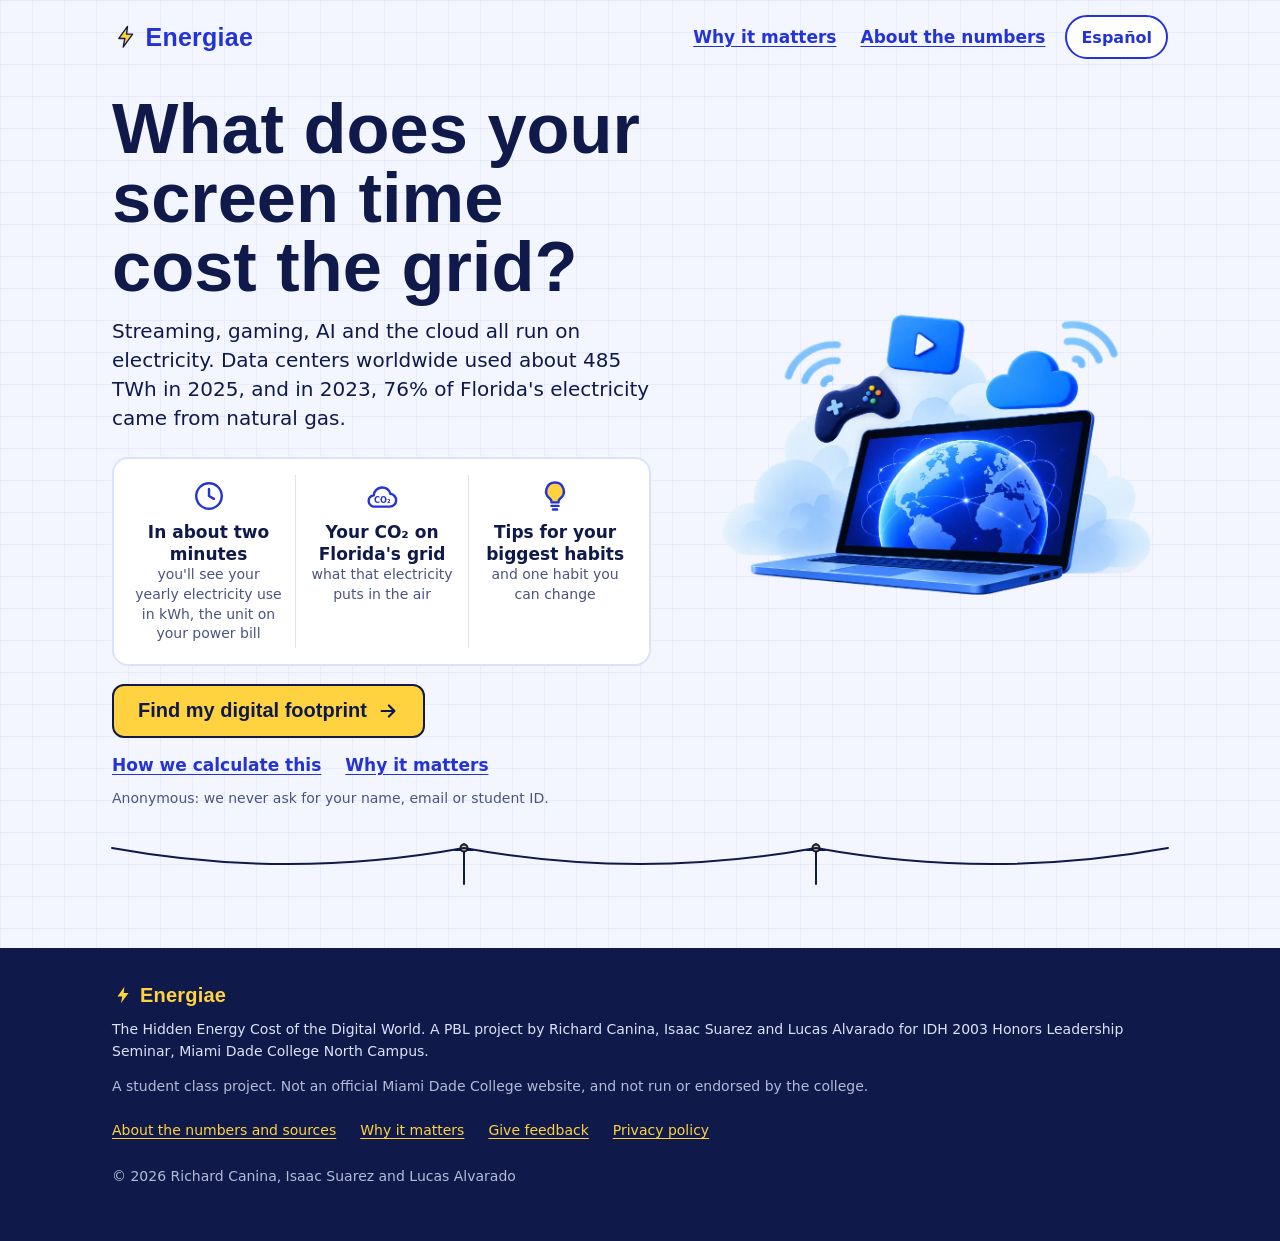
<file: index.html>
<!DOCTYPE html>
<html lang="en">
<head>
  <meta charset="UTF-8">
  <meta name="viewport" content="width=device-width, initial-scale=1">
  <title>Digital Energy Calculator | Energiae</title>
  <meta name="description" content="Estimate the yearly electricity behind your streaming, gaming, AI and cloud habits, then pledge one change. A student project for IDH 2003 at Miami Dade College.">
  <meta name="theme-color" content="#2433D6">
  <!-- Link preview card (texts, WhatsApp, iMessage, LinkedIn, Discord). Apps don't run JavaScript,
       so these stay in English and need the full site address. -->
  <meta property="og:type" content="website">
  <meta property="og:site_name" content="Energiae">
  <meta property="og:url" content="https://energiae-calculator.netlify.app/">
  <meta property="og:title" content="What does your screen time cost the grid?">
  <meta property="og:description" content="Find your digital footprint in about two minutes: the yearly electricity behind your streaming, gaming, AI and cloud habits, and its CO₂ on Florida's grid. In English and Spanish.">
  <meta property="og:image" content="https://energiae-calculator.netlify.app/images/og-image.jpg">
  <meta property="og:image:width" content="1200">
  <meta property="og:image:height" content="630">
  <meta property="og:image:alt" content="Energiae digital energy calculator: What does your screen time cost the grid?">
  <meta name="twitter:card" content="summary_large_image">
  <link rel="icon" href="data:image/svg+xml,%3Csvg xmlns='http://www.w3.org/2000/svg' viewBox='0 0 32 32'%3E%3Crect width='32' height='32' rx='7' fill='%232433D6'/%3E%3Cpath d='M18 4 8 18h7l-2 10 11-15h-7z' fill='%23FFD23F'/%3E%3C/svg%3E">
  <link rel="stylesheet" href="styles.css">
  <script>
    // Runs before the page is drawn. If the page is about to switch to Spanish, hide it for a moment
    // so English doesn't flash first. Same rule as pickLanguage() in app.js; applyLanguage() shows the
    // page again, and a 3-second fallback shows it even if something goes wrong.
    (function () {
      var lang = new URLSearchParams(location.search).get("lang");
      if (lang !== "en" && lang !== "es") {
        try { lang = localStorage.getItem("energiae-lang"); } catch (e) { lang = null; }
      }
      if (lang !== "en" && lang !== "es") {
        lang = (navigator.language || "en").toLowerCase().indexOf("es") === 0 ? "es" : "en";
      }
      if (lang === "es") {
        document.documentElement.classList.add("i18n-pending");
        setTimeout(function () { document.documentElement.classList.remove("i18n-pending"); }, 3000);
      }
    })();
  </script>
</head>
<body>
  <!-- Icon set: each category icon is drawn once here and reused with <use href="#i-..."> -->
  <svg class="icon-sprite" aria-hidden="true" focusable="false">
    <symbol id="i-video" viewBox="0 0 24 24"><rect x="2.5" y="4.5" width="19" height="13" rx="2"/><path d="M10 8.5v5l4.5-2.5z" fill="currentColor" stroke="none"/><path d="M8 21h8"/></symbol>
    <symbol id="i-music" viewBox="0 0 24 24"><path d="M4 16v-4a8 8 0 0 1 16 0v4"/><rect x="3" y="14" width="4.5" height="7" rx="1.5"/><rect x="16.5" y="14" width="4.5" height="7" rx="1.5"/></symbol>
    <symbol id="i-social" viewBox="0 0 24 24"><rect x="6" y="2" width="12" height="20" rx="2.5"/><path d="M9.5 7h5M9.5 11h5M9.5 15h3"/></symbol>
    <symbol id="i-gaming" viewBox="0 0 24 24"><path d="M7 7h10a5 5 0 0 1 5 5v1a3.5 3.5 0 0 1-6.2 2.2L14.5 14h-5l-1.3 1.2A3.5 3.5 0 0 1 2 13v-1a5 5 0 0 1 5-5z"/><path d="M7.5 9.5v3M6 11h3"/><circle cx="15.5" cy="10" r="1" fill="currentColor" stroke="none"/><circle cx="17.5" cy="12" r="1" fill="currentColor" stroke="none"/></symbol>
    <symbol id="i-calls" viewBox="0 0 24 24"><rect x="2" y="6" width="13" height="12" rx="2"/><path d="M15 10.5 21 7v10l-6-3.5z"/></symbol>
    <symbol id="i-ai" viewBox="0 0 24 24"><path d="M11 3l1.8 5.2L18 10l-5.2 1.8L11 17l-1.8-5.2L4 10l5.2-1.8z"/><path d="M18.5 15.5l.7 1.8 1.8.7-1.8.7-.7 1.8-.7-1.8-1.8-.7 1.8-.7z" fill="currentColor"/></symbol>
    <symbol id="i-cloud" viewBox="0 0 24 24"><path d="M7 19h10.5a4.5 4.5 0 0 0 .5-8.97A6 6 0 0 0 6.2 11 4 4 0 0 0 7 19z"/></symbol>
    <symbol id="i-devices" viewBox="0 0 24 24"><path d="M9 2v5M15 2v5M6 7h12v3.5a6 6 0 0 1-12 0zM12 16.5V22"/></symbol>
    <symbol id="i-study" viewBox="0 0 24 24"><path d="M12 6.5C10 5 7 4.5 3 5v13c4-.5 7 0 9 1.5 2-1.5 5-2 9-1.5V5c-4-.5-7 0-9 1.5zM12 6.5V19"/></symbol>
    <symbol id="i-work" viewBox="0 0 24 24"><rect x="3" y="7" width="18" height="13" rx="2"/><path d="M9 7V5.5A1.5 1.5 0 0 1 10.5 4h3A1.5 1.5 0 0 1 15 5.5V7M3 12.5h18"/></symbol>
    <symbol id="i-search" viewBox="0 0 24 24"><circle cx="10.5" cy="10.5" r="6.5"/><path d="M15.3 15.3 21 21"/></symbol>
    <symbol id="i-clock" viewBox="0 0 24 24"><circle cx="12" cy="12" r="9"/><path d="M12 7v5l3.5 2"/></symbol>
    <symbol id="i-co2" viewBox="0 0 24 24"><path d="M7 19.5h10.5a4.5 4.5 0 0 0 .5-8.97A6 6 0 0 0 6.2 11.5 4 4 0 0 0 7 19.5z"/><text x="12.2" y="17.2" text-anchor="middle" font-size="5.8" font-weight="700" font-family="system-ui, sans-serif" fill="currentColor" stroke="none">CO₂</text></symbol>
    <symbol id="i-bulb" viewBox="0 0 24 24"><path d="M12 2.5a6.2 6.2 0 0 0-3.7 11.2c.7.5 1.2 1.3 1.2 2.2v.6h5v-.6c0-.9.5-1.7 1.2-2.2A6.2 6.2 0 0 0 12 2.5z" style="fill: var(--volt)"/><path d="M9.5 19h5M10.5 21.5h3"/></symbol>
  </svg>

  <!-- Text in elements with data-i18n comes from data/strings.js (English or Spanish). -->
  <header class="site-header">
    <a class="wordmark" id="home-link" href="index.html#home" aria-label="Energiae home" data-i18n-aria="nav.home">
      <svg class="wordmark-bolt" viewBox="0 0 32 32" aria-hidden="true"><path d="M18 4 8 18h7l-2 10 11-15h-7z"/></svg>
      Energiae
    </a>
    <div class="header-actions">
      <a class="header-link header-link-wide" href="why-it-matters.html" data-i18n="nav.why">Why it matters</a>
      <a class="header-link header-link-optional" href="about.html" data-i18n="nav.about">About the numbers</a>
      <button type="button" class="lang-toggle" id="lang-toggle" lang="es" data-i18n="lang.switch" data-i18n-aria="lang.switchAria">Español</button>
    </div>
  </header>

  <main class="page">
    <h1 class="visually-hidden" data-i18n="app.name">Digital Energy Calculator</h1>

    <!-- STEP 0: WELCOME -->
    <section class="step intro welcome" id="step-welcome" aria-labelledby="welcome-title">
      <h2 id="welcome-title" tabindex="-1" data-i18n="welcome.title">What does your screen time cost the grid?</h2>
      <!-- The numbers in these facts come from data/coefficients.js (data-c). -->
      <p class="lede" data-i18n-html="welcome.facts"></p>

      <!-- Decorative illustration (the facts above carry the meaning, so alt is empty).
           If the file is missing, it hides itself and the layout stays one column. -->
      <figure class="welcome-art">
        <img src="images/welcome-illustration.webp" alt="" width="1000" height="667" onerror="this.parentElement.hidden = true">
      </figure>

      <ul class="welcome-features">
        <li><svg class="feature-icon" aria-hidden="true" focusable="false"><use href="#i-clock"></use></svg><span><strong data-i18n="welcome.f1t">In about two minutes</strong><span data-i18n="welcome.f1d">you'll see your yearly electricity use in kWh, the unit on your power bill</span></span></li>
        <li><svg class="feature-icon" aria-hidden="true" focusable="false"><use href="#i-co2"></use></svg><span><strong data-i18n="welcome.f2t">Your CO₂ on Florida's grid</strong><span data-i18n="welcome.f2d">what that electricity puts in the air</span></span></li>
        <li><svg class="feature-icon" aria-hidden="true" focusable="false"><use href="#i-bulb"></use></svg><span><strong data-i18n="welcome.f3t">Tips for your biggest habits</strong><span data-i18n="welcome.f3d">and one habit you can change</span></span></li>
      </ul>

      <div class="actions">
        <button type="button" class="btn btn-primary" data-go="habits"><span data-i18n="welcome.start">Find my digital footprint</span><svg class="btn-arrow" viewBox="0 0 24 24" aria-hidden="true" focusable="false"><path d="M5 12h14M13 6l6 6-6 6"/></svg></button>
      </div>
      <p class="welcome-how"><a href="about.html" data-i18n="welcome.how">How we calculate this</a><a href="why-it-matters.html" data-i18n="nav.why">Why it matters</a></p>
      <p class="privacy" data-i18n="welcome.privacy">Anonymous: we never ask for your name, email or student ID.</p>

      <!-- Decorative power line; app.js sizes it to the screen and CSS sends a pulse of "current" along it every few seconds. -->
      <svg class="power-line" id="power-line" aria-hidden="true" focusable="false">
        <g class="poles"></g>
        <path class="wire"/>
        <path class="pulse" pathLength="100"/>
      </svg>
    </section>

    <ol class="progress" id="progress" aria-label="Steps" data-i18n-aria="progress.aria" hidden>
      <li data-step="habits"><span data-i18n="progress.habits">Your habits</span></li>
      <li data-step="results"><span data-i18n="progress.results">Your results</span></li>
      <li data-step="pledge"><span data-i18n="progress.pledge">Your pledge</span></li>
    </ol>

    <!--
      Netlify Forms: Netlify reads this form when the site deploys.
      Every field we want to save must exist here in the HTML (even the ones JS fills in).
      No field asks for a name, email, student ID or anything else personal.
      Saved values are always the same codes in English and Spanish, so the data never splits by language.
    -->
    <form id="calc-form" name="pledge-responses" method="POST" data-netlify="true" netlify-honeypot="bot-field" novalidate>
      <input type="hidden" name="form-name" value="pledge-responses">
      <p class="honeypot" aria-hidden="true">
        <label>Leave this empty <input name="bot-field" tabindex="-1" autocomplete="off"></label>
      </p>

      <!-- STEP 1: HABITS -->
      <section class="step" id="step-habits" aria-labelledby="habits-title" hidden>
        <div class="habits-head">
          <h2 id="habits-title" tabindex="-1" data-i18n="habits.title">Your habits</h2>
          <p class="lede" data-i18n="habits.lede">Enter a normal day. Rough guesses are fine.</p>
        </div>

        <fieldset class="group habit-page" data-page="1" tabindex="-1">
          <legend data-i18n="group.watch">Watch and listen</legend>

          <!-- VIDEO: first where they watch (any number of screens), then one hours slider for each screen
               they pick (app.js shows it), then the quality. A TV or monitor is plugged in, so its own
               electricity is added to video; phones, tablets and laptops are counted under "Charging devices".
               The checkboxes have no name: only the hours are sent (0 for a screen they didn't pick). -->
          <fieldset class="field choice video-field">
            <legend><svg class="icon" aria-hidden="true" focusable="false"><use href="#i-video"></use></svg><span data-i18n="video.label">Video streaming</span> <span class="hint" data-i18n="video.hint">Netflix, YouTube, Disney+, Twitch</span></legend>
            <p class="sub-question" id="watch-question"><span data-i18n="screen.legend">Where do you watch? Choose all that apply.</span> <span class="hint" data-i18n="screen.hint">Phone, tablet and laptop charging is counted separately.</span></p>
            <div class="segmented segmented-4" role="group" aria-labelledby="watch-question">
              <label><input type="checkbox" class="watch-check" value="phone" aria-controls="video-on-phone"><span data-i18n="screen.phone">Phone or tablet</span></label>
              <label><input type="checkbox" class="watch-check" value="laptop" aria-controls="video-on-laptop"><span data-i18n="screen.laptop">Laptop</span></label>
              <label><input type="checkbox" class="watch-check" value="tv" aria-controls="video-on-tv"><span data-i18n="screen.tv">TV</span></label>
              <label><input type="checkbox" class="watch-check" value="monitor" aria-controls="video-on-monitor"><span data-i18n="screen.monitor">Monitor</span></label>
            </div>

            <div class="video-on" id="video-on-phone" hidden>
              <label for="video_hours_phone" data-i18n="videoOn.phone">On a phone or tablet</label>
              <div class="slider-row">
                <input type="range" id="video_hours_phone" name="video_hours_phone" min="0" max="12" step="0.5" value="0">
                <output for="video_hours_phone"></output>
              </div>
            </div>
            <div class="video-on" id="video-on-laptop" hidden>
              <label for="video_hours_laptop" data-i18n="videoOn.laptop">On a laptop</label>
              <div class="slider-row">
                <input type="range" id="video_hours_laptop" name="video_hours_laptop" min="0" max="12" step="0.5" value="0">
                <output for="video_hours_laptop"></output>
              </div>
            </div>
            <div class="video-on" id="video-on-tv" hidden>
              <label for="video_hours_tv" data-i18n="videoOn.tv">On a TV</label>
              <div class="slider-row">
                <input type="range" id="video_hours_tv" name="video_hours_tv" min="0" max="12" step="0.5" value="0">
                <output for="video_hours_tv"></output>
              </div>
            </div>
            <div class="video-on" id="video-on-monitor" hidden>
              <label for="video_hours_monitor" data-i18n="videoOn.monitor">On a monitor</label>
              <div class="slider-row">
                <input type="range" id="video_hours_monitor" name="video_hours_monitor" min="0" max="12" step="0.5" value="0">
                <output for="video_hours_monitor"></output>
              </div>
            </div>
          </fieldset>

          <!-- Shown once they pick at least one screen; applies to all their video. -->
          <fieldset class="field choice" id="quality-field" hidden>
            <legend data-i18n="quality.legend">Usual video quality</legend>
            <div class="segmented">
              <label><input type="radio" name="video_quality" value="SD"><span>SD</span></label>
              <label><input type="radio" name="video_quality" value="HD" checked><span>HD</span></label>
              <label><input type="radio" name="video_quality" value="4K"><span>4K</span></label>
            </div>
          </fieldset>

          <div class="field">
            <label for="music_hours"><svg class="icon" aria-hidden="true" focusable="false"><use href="#i-music"></use></svg><span data-i18n="music.label">Music and podcasts</span> <span class="hint" data-i18n="music.hint">streamed, not downloaded</span></label>
            <div class="slider-row">
              <input type="range" id="music_hours" name="music_hours" min="0" max="12" step="0.5" value="1.5">
              <output for="music_hours"></output>
            </div>
          </div>
        </fieldset>

        <fieldset class="group habit-page" data-page="2" tabindex="-1" hidden>
          <legend data-i18n="group.scroll">Scroll and play</legend>

          <div class="field">
            <label for="social_hours"><svg class="icon" aria-hidden="true" focusable="false"><use href="#i-social"></use></svg><span data-i18n="social.label">Social media scrolling</span> <span class="hint" data-i18n="social.hint">Instagram, TikTok, Snapchat, X</span></label>
            <div class="slider-row">
              <input type="range" id="social_hours" name="social_hours" min="0" max="12" step="0.5" value="2.5">
              <output for="social_hours"></output>
            </div>
          </div>

          <div class="field">
            <label for="gaming_hours"><svg class="icon" aria-hidden="true" focusable="false"><use href="#i-gaming"></use></svg><span data-i18n="gaming.label">Gaming</span></label>
            <div class="slider-row">
              <input type="range" id="gaming_hours" name="gaming_hours" min="0" max="12" step="0.5" value="1">
              <output for="gaming_hours"></output>
            </div>
          </div>

          <fieldset class="field choice">
            <legend><span data-i18n="platform.legend">Mostly play on</span> <span class="hint" data-i18n="platform.hint">a console includes the TV; a PC, the monitor</span></legend>
            <div class="segmented">
              <label><input type="radio" name="gaming_platform" value="phone" checked><span data-i18n="platform.phone">Phone</span></label>
              <label><input type="radio" name="gaming_platform" value="console"><span data-i18n="platform.console">Console</span></label>
              <label><input type="radio" name="gaming_platform" value="pc"><span data-i18n="platform.pc">PC</span></label>
            </div>
          </fieldset>
        </fieldset>

        <fieldset class="group habit-page" data-page="3" tabindex="-1" hidden>
          <legend data-i18n="group.study">Study and work</legend>

          <div class="field">
            <label for="study_hours"><svg class="icon" aria-hidden="true" focusable="false"><use href="#i-study"></use></svg><span data-i18n="study.label">Studying online</span> <span class="hint" data-i18n="study.hint">Pearson, e-books, homework and class websites</span></label>
            <div class="slider-row">
              <input type="range" id="study_hours" name="study_hours" min="0" max="12" step="0.5" value="2">
              <output for="study_hours"></output>
            </div>
          </div>

          <!-- Starts at 0, unlike the other sliders: many students don't work online. -->
          <div class="field">
            <label for="work_hours"><svg class="icon" aria-hidden="true" focusable="false"><use href="#i-work"></use></svg><span data-i18n="work.label">Working online</span> <span class="hint" data-i18n="work.hint">a job or internship on a computer or phone: email, documents, online shifts. Video calls go under Talk and ask</span></label>
            <div class="slider-row">
              <input type="range" id="work_hours" name="work_hours" min="0" max="12" step="0.5" value="0">
              <output for="work_hours"></output>
            </div>
          </div>

          <div class="field">
            <label for="browse_hours"><svg class="icon" aria-hidden="true" focusable="false"><use href="#i-search"></use></svg><span data-i18n="browse.label">Browsing and searching</span> <span class="hint" data-i18n="browse.hint">Google, library databases, research sites</span></label>
            <div class="slider-row">
              <input type="range" id="browse_hours" name="browse_hours" min="0" max="12" step="0.5" value="1">
              <output for="browse_hours"></output>
            </div>
          </div>
        </fieldset>

        <fieldset class="group habit-page" data-page="4" tabindex="-1" hidden>
          <legend data-i18n="group.talk">Talk and ask</legend>

          <div class="field">
            <label for="calls_hours"><svg class="icon" aria-hidden="true" focusable="false"><use href="#i-calls"></use></svg><span data-i18n="calls.label">Video calls</span> <span class="hint" data-i18n="calls.hint">Zoom, FaceTime, Teams</span></label>
            <div class="slider-row">
              <input type="range" id="calls_hours" name="calls_hours" min="0" max="8" step="0.5" value="0.5">
              <output for="calls_hours"></output>
            </div>
          </div>

          <div class="field">
            <label for="ai_prompts"><svg class="icon" aria-hidden="true" focusable="false"><use href="#i-ai"></use></svg><span data-i18n="aiPrompts.label">AI chatbot prompts</span> <span class="hint" data-i18n="aiPrompts.hint">messages to ChatGPT, Gemini or Claude, plus Google AI summaries, per day</span></label>
            <div class="stepper">
              <button type="button" class="step-btn" data-step-for="ai_prompts" data-delta="-1" aria-label="Fewer AI prompts" data-i18n-aria="aria.fewerPrompts">−</button>
              <input type="number" id="ai_prompts" name="ai_prompts" min="0" max="200" step="1" value="5" inputmode="numeric">
              <button type="button" class="step-btn" data-step-for="ai_prompts" data-delta="1" aria-label="More AI prompts" data-i18n-aria="aria.morePrompts">+</button>
            </div>
          </div>

          <div class="field">
            <label for="ai_images"><svg class="icon" aria-hidden="true" focusable="false"><use href="#i-ai"></use></svg><span data-i18n="aiImages.label">AI images generated</span> <span class="hint" data-i18n="aiImages.hint">per day</span></label>
            <div class="stepper">
              <button type="button" class="step-btn" data-step-for="ai_images" data-delta="-1" aria-label="Fewer AI images" data-i18n-aria="aria.fewerImages">−</button>
              <input type="number" id="ai_images" name="ai_images" min="0" max="100" step="1" value="0" inputmode="numeric">
              <button type="button" class="step-btn" data-step-for="ai_images" data-delta="1" aria-label="More AI images" data-i18n-aria="aria.moreImages">+</button>
            </div>
          </div>
        </fieldset>

        <fieldset class="group habit-page" data-page="5" tabindex="-1" hidden>
          <legend data-i18n="group.store">Store and charge</legend>

          <div class="field">
            <label for="cloud_gb"><svg class="icon" aria-hidden="true" focusable="false"><use href="#i-cloud"></use></svg><span data-i18n="cloud.label">Cloud storage used, in GB</span> <span class="hint" data-i18n="cloud.hint">a rough guess is fine: check how much you use in iCloud, Google or OneDrive settings, not your plan size</span></label>
            <div class="stepper">
              <button type="button" class="step-btn" data-step-for="cloud_gb" data-delta="-10" aria-label="10 GB less" data-i18n-aria="aria.lessCloud">−</button>
              <input type="number" id="cloud_gb" name="cloud_gb" min="0" max="5000" step="1" value="50" inputmode="numeric">
              <button type="button" class="step-btn" data-step-for="cloud_gb" data-delta="10" aria-label="10 GB more" data-i18n-aria="aria.moreCloud">+</button>
            </div>
          </div>

          <p class="field-note"><svg class="icon" aria-hidden="true" focusable="false"><use href="#i-devices"></use></svg><span data-i18n="devices.note">Devices you charge every day</span></p>
          <div class="device-row">
            <div class="field">
              <label for="phones" data-i18n="devices.phones">Phones</label>
              <div class="stepper">
                <button type="button" class="step-btn" data-step-for="phones" data-delta="-1" aria-label="One fewer phone" data-i18n-aria="aria.fewerPhones">−</button>
                <input type="number" id="phones" name="phones" min="0" max="5" step="1" value="1" inputmode="numeric">
                <button type="button" class="step-btn" data-step-for="phones" data-delta="1" aria-label="One more phone" data-i18n-aria="aria.morePhones">+</button>
              </div>
            </div>
            <div class="field">
              <label for="laptops" data-i18n="devices.laptops">Laptops</label>
              <div class="stepper">
                <button type="button" class="step-btn" data-step-for="laptops" data-delta="-1" aria-label="One fewer laptop" data-i18n-aria="aria.fewerLaptops">−</button>
                <input type="number" id="laptops" name="laptops" min="0" max="5" step="1" value="1" inputmode="numeric">
                <button type="button" class="step-btn" data-step-for="laptops" data-delta="1" aria-label="One more laptop" data-i18n-aria="aria.moreLaptops">+</button>
              </div>
            </div>
            <div class="field">
              <label for="tablets" data-i18n="devices.tablets">Tablets</label>
              <div class="stepper">
                <button type="button" class="step-btn" data-step-for="tablets" data-delta="-1" aria-label="One fewer tablet" data-i18n-aria="aria.fewerTablets">−</button>
                <input type="number" id="tablets" name="tablets" min="0" max="5" step="1" value="0" inputmode="numeric">
                <button type="button" class="step-btn" data-step-for="tablets" data-delta="1" aria-label="One more tablet" data-i18n-aria="aria.moreTablets">+</button>
              </div>
            </div>
          </div>
        </fieldset>

        <p class="overlap-note" id="overlap-note" data-i18n="habits.overlap" hidden>That adds up to more than 24 hours. That's fine if you do some things at the same time.</p>

        <!-- Last section only (app.js): the last question before the results, and a note that "See my results" sends the answers. -->
        <div class="heard-block" id="heard-block" hidden>
          <!-- "Where did you hear about this?" is now asked before the results (on the last habit section),
               so it's saved with the results form even when someone doesn't go on to pledge. -->
          <div class="field select-field">
            <label for="heard_from" data-i18n="heard.label">Lastly, where did you hear about this?</label>
            <!-- The saved value is always the same short English code, whatever language is showing.
                 The codes Tabling, Honors College, Other club and Other are unchanged from the first version, so older
                 and newer responses match. "INIT meeting" was removed on Nov 18, 2026 (INIT counts as a club now). Groups only help people scan the list. -->
            <select id="heard_from" name="heard_from" required>
              <option value="" data-i18n="heard.choose">Choose one</option>
              <optgroup label="At Miami Dade College" data-i18n-label="heard.groupMdc">
                <option value="Tabling – North Campus" data-i18n="heard.tabling">Tabling – North Campus</option>
                <option value="Professor – in class" data-i18n="heard.profClass" data-details>A professor, in class</option>
                <option value="Professor – email or course page" data-i18n="heard.profOnline" data-details>A professor's email or course page</option>
                <option value="Department or chairperson" data-i18n="heard.department" data-details>A department chair or department email</option>
                <option value="Honors College" data-i18n="heard.honors">Honors College</option>
                <option value="Other club" data-i18n="heard.club" data-details>A club or student organization</option>
                <option value="Campus event or presentation" data-i18n="heard.event" data-details>A campus event or presentation</option>
                <option value="Flyer or poster" data-i18n="heard.flyer">A flyer or poster (QR code)</option>
              </optgroup>
              <optgroup label="Friends and social media" data-i18n-label="heard.groupSocial">
                <option value="Classmate or friend" data-i18n="heard.friend">A classmate or friend</option>
                <option value="Text or group chat" data-i18n="heard.chat">A text or group chat (WhatsApp, GroupMe…)</option>
                <option value="LinkedIn" data-i18n="heard.linkedin">LinkedIn</option>
                <option value="Instagram" data-i18n="heard.instagram">Instagram</option>
                <option value="Other social media" data-i18n="heard.social">Another social network (TikTok, Facebook, X…)</option>
              </optgroup>
              <optgroup label="Other ways" data-i18n-label="heard.groupOther">
                <option value="Web search" data-i18n="heard.search">A web search (Google…)</option>
                <option value="Other" data-i18n="heard.other">Other</option>
              </optgroup>
            </select>
          </div>

          <!-- Optional details, shown only for the options marked data-details above (app.js).
               Cleared if they switch to another option. Short, and asks for no personal details. -->
          <div class="field heard-details" id="heard-details-field" hidden>
            <label for="heard_details"><span data-i18n="heardDetails.label">Would you like to add more details?</span> <span class="hint" id="heard-details-hint" data-i18n="heardDetails.hint">Optional. For example, the class, club or event. Please don't include your own name or contact details.</span></label>
            <input type="text" id="heard_details" name="heard_details" maxlength="100" autocomplete="off" aria-describedby="heard-details-hint">
          </div>
          <p class="privacy send-note" data-i18n-html="habits.sendNote">When you tap “See my results,” your answers are sent with no name, email or student ID. <a href="privacy.html">Privacy policy</a></p>
        </div>

        <!-- Section navigation: one group of questions at a time (app.js shows/hides the fieldsets above).
             The dots and the Back/Next buttons are pinned together at the bottom of the screen. -->
        <div class="habit-footer">
        <!-- Only when coming back from the results ("Edit my habits"), so it can't spoil the first reveal or the "expected" question. -->
        <p class="habit-live" id="habit-live" aria-live="polite" hidden></p>
        <div class="habit-nav">
          <div class="habit-dots" id="habit-dots" role="group" aria-label="Habit sections" data-i18n-aria="habits.dotsAria">
            <button type="button" class="habit-dot" data-page="1"></button>
            <button type="button" class="habit-dot" data-page="2"></button>
            <button type="button" class="habit-dot" data-page="3"></button>
            <button type="button" class="habit-dot" data-page="4"></button>
            <button type="button" class="habit-dot" data-page="5"></button>
          </div>
          <p class="habit-count" id="habit-count">Section 1 of 5</p>
        </div>

        <div class="actions habit-actions">
          <button type="button" class="btn btn-quiet" id="habit-back" data-i18n="habits.back">Back</button>
          <button type="button" class="btn btn-primary" id="habit-next"><span id="habit-next-label">Next: Scroll and play</span><svg class="btn-arrow" viewBox="0 0 24 24" aria-hidden="true" focusable="false"><path d="M5 12h14M13 6l6 6-6 6"/></svg></button>
          <button type="button" class="btn btn-primary" id="habit-results" data-go="results" data-i18n="habits.next" hidden>See my results</button>
        </div>
        </div>
      </section>

      <!-- STEP 2: RESULTS -->
      <section class="step" id="step-results" aria-labelledby="results-title" hidden>
        <div class="results-layout">
          <div class="card" id="result-card">
            <div class="card-head">
              <p class="card-brand">
                <svg class="wordmark-bolt" viewBox="0 0 32 32" aria-hidden="true"><path d="M18 4 8 18h7l-2 10 11-15h-7z"/></svg>
                Energiae
              </p>
              <h2 id="results-title" class="card-title" tabindex="-1" data-i18n="results.title">My digital year</h2>
            </div>
            <div class="meter-row">
              <div class="meter" id="meter" role="img" aria-label=""></div>
              <!-- Like the spinning disk in a real electric meter: it spins faster when you use more. -->
              <div class="disk-wrap">
                <svg class="disk" viewBox="0 0 64 64" aria-hidden="true" focusable="false">
                  <circle class="disk-window" cx="32" cy="32" r="30"/>
                  <g class="disk-spin">
                    <circle class="disk-plate" cx="32" cy="32" r="23"/>
                    <rect class="disk-mark" x="28" y="9" width="8" height="6" rx="1.5"/>
                    <circle class="disk-hub" cx="32" cy="32" r="3.5"/>
                  </g>
                </svg>
                <p class="disk-watts"><span aria-hidden="true"><span id="avg-watts"></span> W, 24/7</span><span class="visually-hidden" id="avg-watts-sr"></span></p>
              </div>
            </div>
            <p class="meter-unit" aria-hidden="true" data-i18n="meter.unit">kWh of electricity a year</p>
            <!-- Students kept asking what a kWh is: tap to open a one-line answer (numbers come from coefficients.js). -->
            <details class="kwh-help">
              <summary data-i18n="kwh.q">What's a kWh?</summary>
              <p data-i18n-html="kwh.a"></p>
            </details>

            <dl class="card-stats">
              <!-- kWh × the average price a Florida home pays (EIA Table 5A). Not "your bill": part of it is data centers and networks. -->
              <div><dt data-i18n="stat.cost">Cost at Florida home prices</dt><dd><span id="cost-main">$<span id="cost-usd"></span> <span data-i18n="unit.aYear">a year</span></span><span id="cost-tiny" data-i18n="cost.tiny" hidden>less than $1 a year</span></dd></div>
              <div><dt data-i18n="stat.co2">CO₂ on Florida's grid</dt><dd><span id="co2-kg"></span> kg</dd></div>
              <div><dt data-i18n="stat.phone">Same as charging a phone</dt><dd><span id="phone-charges"></span> <span data-i18n="unit.times">times</span></dd></div>
              <div><dt data-i18n="stat.home">Powering a Florida home</dt><dd><span id="home-days"></span> <span data-i18n="unit.days">days</span></dd></div>
            </dl>

            <!-- Florida's electricity mix (EPA eGRID), filled in by app.js from coefficients.js -->
            <div class="grid-mix">
              <div class="mix-bar" id="mix-bar" aria-hidden="true"></div>
              <p class="mix-label" id="mix-label"></p>
            </div>

            <h3 class="card-subtitle" data-i18n="results.where">Where it goes, in kWh a year</h3>
            <ul class="bars" id="bars"></ul>

            <p class="card-foot" data-i18n="card.foot">Estimate by Energiae, a student project at MDC North</p>
          </div>

          <!-- Share / download the card as an image (app.js draws it on a canvas). Shown once the image is ready;
               the Share button only appears on browsers that can share image files. -->
          <div class="share-actions" id="share-actions" hidden>
            <button type="button" class="btn btn-quiet" id="share-btn" hidden><svg class="btn-icon" viewBox="0 0 24 24" aria-hidden="true" focusable="false"><path d="M12 15V3M7 8l5-5 5 5M5 12v7a2 2 0 0 0 2 2h10a2 2 0 0 0 2-2v-7"/></svg><span data-i18n="share.share">Share my card</span></button>
            <button type="button" class="btn btn-quiet" id="download-btn"><svg class="btn-icon" viewBox="0 0 24 24" aria-hidden="true" focusable="false"><path d="M12 3v12M7 10l5 5 5-5M5 21h14"/></svg><span data-i18n="share.download">Download image</span></button>
          </div>

          <div class="results-side">
            <fieldset class="group expectation">
              <legend data-i18n="expect.legend">Compared to what you expected, this is…</legend>
              <div class="choice-list">
                <label><input type="radio" name="expectation" value="higher" required><span data-i18n="expect.higher">Higher than I expected</span></label>
                <label><input type="radio" name="expectation" value="about-right"><span data-i18n="expect.about">About what I expected</span></label>
                <label><input type="radio" name="expectation" value="lower"><span data-i18n="expect.lower">Lower than I expected</span></label>
                <label><input type="radio" name="expectation" value="no-idea"><span data-i18n="expect.noIdea">I had no idea</span></label>
              </div>
            </fieldset>

            <div class="tips" id="tips">
              <h3 id="tips-title">Your top 3 places to cut</h3>
              <ol id="tips-list"></ol>
            </div>

            <!-- Backup for browsers that can't make the image -->
            <p class="screenshot-hint" id="screenshot-hint" data-i18n="results.screenshot">Screenshot the blue card to share it.</p>

            <div class="actions">
              <button type="button" class="btn btn-quiet" data-go="habits" data-i18n="results.edit">Edit my habits</button>
              <button type="button" class="btn btn-primary" data-go="pledge" data-i18n="results.next">Choose a pledge</button>
            </div>
          </div>
        </div>
      </section>

      <!-- STEP 3: PLEDGE -->
      <section class="step" id="step-pledge" aria-labelledby="pledge-title" hidden>
        <h2 id="pledge-title" tabindex="-1">Pick one habit to change</h2>
        <p class="lede" id="pledge-lede" data-i18n="pledge.lede">Your options are sorted by how much energy they would save you in a year.</p>

        <!-- Mini meter: rolls down to your new total when you pick a pledge -->
        <div class="pledge-meter">
          <p class="pledge-meter-label" id="pledge-meter-label">Your year, in kWh</p>
          <div class="pledge-meter-row">
            <div class="meter meter-small" id="pledge-meter" role="img" aria-label=""></div>
            <p class="pledge-change" id="pledge-change"></p>
          </div>
        </div>

        <fieldset class="group" id="pledge-group">
          <legend class="visually-hidden" data-i18n="pledge.legend">Your pledge</legend>
          <!-- JS hides the options that don't apply to you and fills in the savings. -->
          <div class="pledge-list" id="pledge-list">
            <label class="pledge" data-pledge="video_less"><input type="radio" name="pledge" value="video_less" required><span class="pledge-text" data-i18n="pledge.video_less">Stream 1 hour less video a day</span><span class="pledge-save"></span></label>
            <label class="pledge" data-pledge="video_hd"><input type="radio" name="pledge" value="video_hd" required><span class="pledge-text" data-i18n="pledge.video_hd">Watch in HD instead of 4K</span><span class="pledge-save"></span></label>
            <label class="pledge" data-pledge="music_less"><input type="radio" name="pledge" value="music_less" required><span class="pledge-text" data-i18n="pledge.music_less">Stream music 1 hour less a day, and play downloads instead</span><span class="pledge-save"></span></label>
            <label class="pledge" data-pledge="social_less"><input type="radio" name="pledge" value="social_less" required><span class="pledge-text" data-i18n="pledge.social_less">Scroll social media 1 hour less a day</span><span class="pledge-save"></span></label>
            <label class="pledge" data-pledge="gaming_less"><input type="radio" name="pledge" value="gaming_less" required><span class="pledge-text" data-i18n="pledge.gaming_less">Game 1 hour less a day</span><span class="pledge-save"></span></label>
            <label class="pledge" data-pledge="gaming_phone"><input type="radio" name="pledge" value="gaming_phone" required><span class="pledge-text" data-i18n="pledge.gaming_phone">Play on my phone instead of a console or PC</span><span class="pledge-save"></span></label>
            <label class="pledge" data-pledge="calls_less"><input type="radio" name="pledge" value="calls_less" required><span class="pledge-text" data-i18n="pledge.calls_less">Swap 30 minutes of video calls a day for messages</span><span class="pledge-save"></span></label>
            <label class="pledge" data-pledge="ai_fewer"><input type="radio" name="pledge" value="ai_fewer" required><span class="pledge-text" data-i18n="pledge.ai_fewer">Send 5 fewer AI prompts a day</span><span class="pledge-save"></span></label>
            <label class="pledge" data-pledge="ai_no_images"><input type="radio" name="pledge" value="ai_no_images" required><span class="pledge-text" data-i18n="pledge.ai_no_images">Stop generating AI images</span><span class="pledge-save"></span></label>
            <label class="pledge" data-pledge="cloud_half"><input type="radio" name="pledge" value="cloud_half" required><span class="pledge-text" data-i18n="pledge.cloud_half">Delete half of my cloud files</span><span class="pledge-save"></span></label>
          </div>
        </fieldset>

        <!-- Filled in by app.js right before sending. -->
        <input type="hidden" name="video_hours">
        <input type="hidden" name="kwh_total">
        <input type="hidden" name="co2_kg_total">
        <input type="hidden" name="kwh_video">
        <input type="hidden" name="kwh_music">
        <input type="hidden" name="kwh_social">
        <input type="hidden" name="kwh_gaming">
        <input type="hidden" name="kwh_study">
        <input type="hidden" name="kwh_work">
        <input type="hidden" name="kwh_calls">
        <input type="hidden" name="kwh_ai">
        <input type="hidden" name="kwh_cloud">
        <input type="hidden" name="kwh_devices">
        <input type="hidden" name="top_category">
        <input type="hidden" name="pledge_kwh_saved">
        <input type="hidden" name="habits_changed">
        <input type="hidden" name="model_version">
        <input type="hidden" name="language">
        <!-- Random code made in the browser (not tied to the person or device). The same code is sent with the
             results form, so a pledge can be matched to its results row. -->
        <input type="hidden" name="response_id">

        <p class="form-error" id="form-error" role="alert" tabindex="-1" hidden></p>

        <div class="actions">
          <button type="button" class="btn btn-quiet" data-go="results" data-i18n="pledge.back">Back to results</button>
          <button type="submit" class="btn btn-primary" id="submit-btn">Send my pledge</button>
        </div>
        <p class="privacy" data-i18n-html="pledge.privacy">We save your answers above with no name, email or student ID attached. Energiae uses the combined results in a class presentation. <a href="privacy.html">Privacy policy</a></p>
      </section>

      <!-- THANK YOU -->
      <section class="step" id="step-thanks" aria-labelledby="thanks-title" hidden>
        <h2 id="thanks-title" tabindex="-1">Pledge sent. Thank you.</h2>
        <p class="lede" id="thanks-summary"></p>
        <p class="collective" id="thanks-collective" hidden></p>
        <p class="preview-note" id="preview-note" data-i18n="thanks.preview" hidden>Local preview: nothing was sent. Submissions only work on the deployed Netlify site.</p>
        <div class="actions">
          <button type="button" class="btn btn-quiet" id="restart-btn" data-i18n="thanks.restart">Start over</button>
          <a class="btn btn-quiet" href="about.html" data-i18n="thanks.how">How we calculated this</a>
        </div>
      </section>
    </form>

    <!--
      RESULTS FORM ("results-responses"): sent once, by app.js, when someone first taps "See my results",
      so we keep their answers even if they never pledge. This hidden copy is only here so Netlify registers
      the form and its fields when the site deploys; nobody sees it or fills it in. The pledge form above
      still sends everything, and response_id links the two rows.
    -->
    <form name="results-responses" method="POST" data-netlify="true" netlify-honeypot="bot-field" hidden aria-hidden="true">
      <input type="hidden" name="form-name" value="results-responses">
      <input name="bot-field">
      <input name="response_id">
      <input name="video_hours_phone"><input name="video_hours_laptop"><input name="video_hours_tv"><input name="video_hours_monitor">
      <input name="video_quality"><input name="music_hours"><input name="social_hours"><input name="gaming_hours"><input name="gaming_platform">
      <input name="study_hours"><input name="work_hours"><input name="browse_hours"><input name="calls_hours">
      <input name="ai_prompts"><input name="ai_images"><input name="cloud_gb"><input name="phones"><input name="laptops"><input name="tablets">
      <input name="heard_from"><input name="heard_details">
      <input name="video_hours"><input name="kwh_total"><input name="co2_kg_total">
      <input name="kwh_video"><input name="kwh_music"><input name="kwh_social"><input name="kwh_gaming"><input name="kwh_study">
      <input name="kwh_work"><input name="kwh_calls"><input name="kwh_ai"><input name="kwh_cloud"><input name="kwh_devices">
      <input name="top_category"><input name="habits_changed"><input name="model_version"><input name="language">
    </form>

    <!-- Pop-up when someone taps "See my results" without changing any habit (app.js opens it with showModal(),
         which centers it and dims the rest of the page). It's outside the form so its buttons never submit anything. -->
    <dialog class="confirm-dialog" id="unchanged-dialog" aria-labelledby="unchanged-title" aria-describedby="unchanged-text">
      <div class="confirm-box">
        <h2 id="unchanged-title" data-i18n="unchanged.title">Nothing changed yet</h2>
        <p id="unchanged-text" data-i18n="habits.unchanged">You haven't changed any answers yet. Are these really your habits?</p>
        <div class="confirm-actions">
          <button type="button" class="btn btn-primary" id="unchanged-edit" data-i18n="unchanged.edit">Change my answers</button>
          <button type="button" class="btn btn-quiet" id="unchanged-continue" data-i18n="unchanged.continue">Yes, show my results</button>
        </div>
      </div>
    </dialog>

    <!--
      FEEDBACK: a second, separate Netlify form ("site-feedback"), so feedback never mixes with the research data.
      It appears on the thank-you screen, and the footer link "Give feedback" opens it from anywhere.
      Anonymous: no name, email or student ID fields. came_from and language are filled in by app.js
      (came_from: "thank-you" if they finished the calculator, "footer" if not).
    -->
    <section class="feedback" id="feedback" aria-labelledby="feedback-title" hidden>
      <form id="feedback-form" name="site-feedback" method="POST" data-netlify="true" netlify-honeypot="bot-field" novalidate>
        <input type="hidden" name="form-name" value="site-feedback">
        <input type="hidden" name="came_from" value="">
        <input type="hidden" name="language" value="">
        <p class="honeypot" aria-hidden="true">
          <label>Leave this empty <input name="bot-field" tabindex="-1" autocomplete="off"></label>
        </p>

        <h2 id="feedback-title" tabindex="-1" data-i18n="fb.title">Tell us what you think</h2>

        <fieldset class="field choice">
          <legend><span data-i18n="fb.rating">How useful was this calculator?</span> <span class="hint" data-i18n="fb.ratingHint">1 = not useful, 5 = very useful</span></legend>
          <div class="segmented">
            <label><input type="radio" name="usefulness" value="1" required><span>1</span></label>
            <label><input type="radio" name="usefulness" value="2" required><span>2</span></label>
            <label><input type="radio" name="usefulness" value="3" required><span>3</span></label>
            <label><input type="radio" name="usefulness" value="4" required><span>4</span></label>
            <label><input type="radio" name="usefulness" value="5" required><span>5</span></label>
          </div>
        </fieldset>

        <div class="field">
          <label for="feedback-comment"><span data-i18n="fb.comment">Anything we should improve or add?</span> <span class="hint" id="comment-hint" data-i18n="fb.commentHint">Optional. Please don't include your name, email or other personal details.</span></label>
          <textarea id="feedback-comment" name="comment" rows="4" maxlength="500" aria-describedby="comment-hint comment-count"></textarea>
          <p class="char-count" id="comment-count">500 characters left</p>
        </div>

        <p class="form-error" id="feedback-error" role="alert" tabindex="-1" hidden></p>

        <div class="actions">
          <button type="submit" class="btn btn-primary" id="feedback-submit">Send feedback</button>
        </div>
      </form>

      <div id="feedback-thanks" hidden>
        <h2 id="feedback-thanks-title" tabindex="-1" data-i18n="fb.thanksTitle">Thanks for your feedback.</h2>
        <p data-i18n="fb.thanksText">It helps us make the calculator better.</p>
        <p class="preview-note" id="feedback-preview-note" data-i18n="fb.preview" hidden>Local preview: nothing was sent. Feedback only sends on the deployed Netlify site.</p>
      </div>
    </section>
  </main>

  <footer class="site-footer">
    <p class="wordmark wordmark-small">
      <svg class="wordmark-bolt" viewBox="0 0 32 32" aria-hidden="true"><path d="M18 4 8 18h7l-2 10 11-15h-7z"/></svg>
      Energiae
    </p>
    <p data-i18n="footer.project">The Hidden Energy Cost of the Digital World. A PBL project by Richard Canina, Isaac Suarez and Lucas Alvarado for IDH 2003 Honors Leadership Seminar, Miami Dade College North Campus.</p>
    <p class="footer-disclaimer" data-i18n="footer.disclaimer">A student class project. Not an official Miami Dade College website, and not run or endorsed by the college.</p>
    <p class="footer-links"><a href="about.html" data-i18n="footer.about">About the numbers and sources</a><a href="why-it-matters.html" data-i18n="nav.why">Why it matters</a><a href="#feedback" id="feedback-link" data-i18n="footer.feedback">Give feedback</a><a href="privacy.html" data-i18n="footer.privacy">Privacy policy</a></p>
    <p class="footer-copyright" data-i18n="footer.copyright">© 2026 Richard Canina, Isaac Suarez and Lucas Alvarado</p>
  </footer>

  <script src="data/coefficients.js"></script>
  <script src="data/strings.js"></script>
  <script src="app.js"></script>
</body>
</html>
</file>
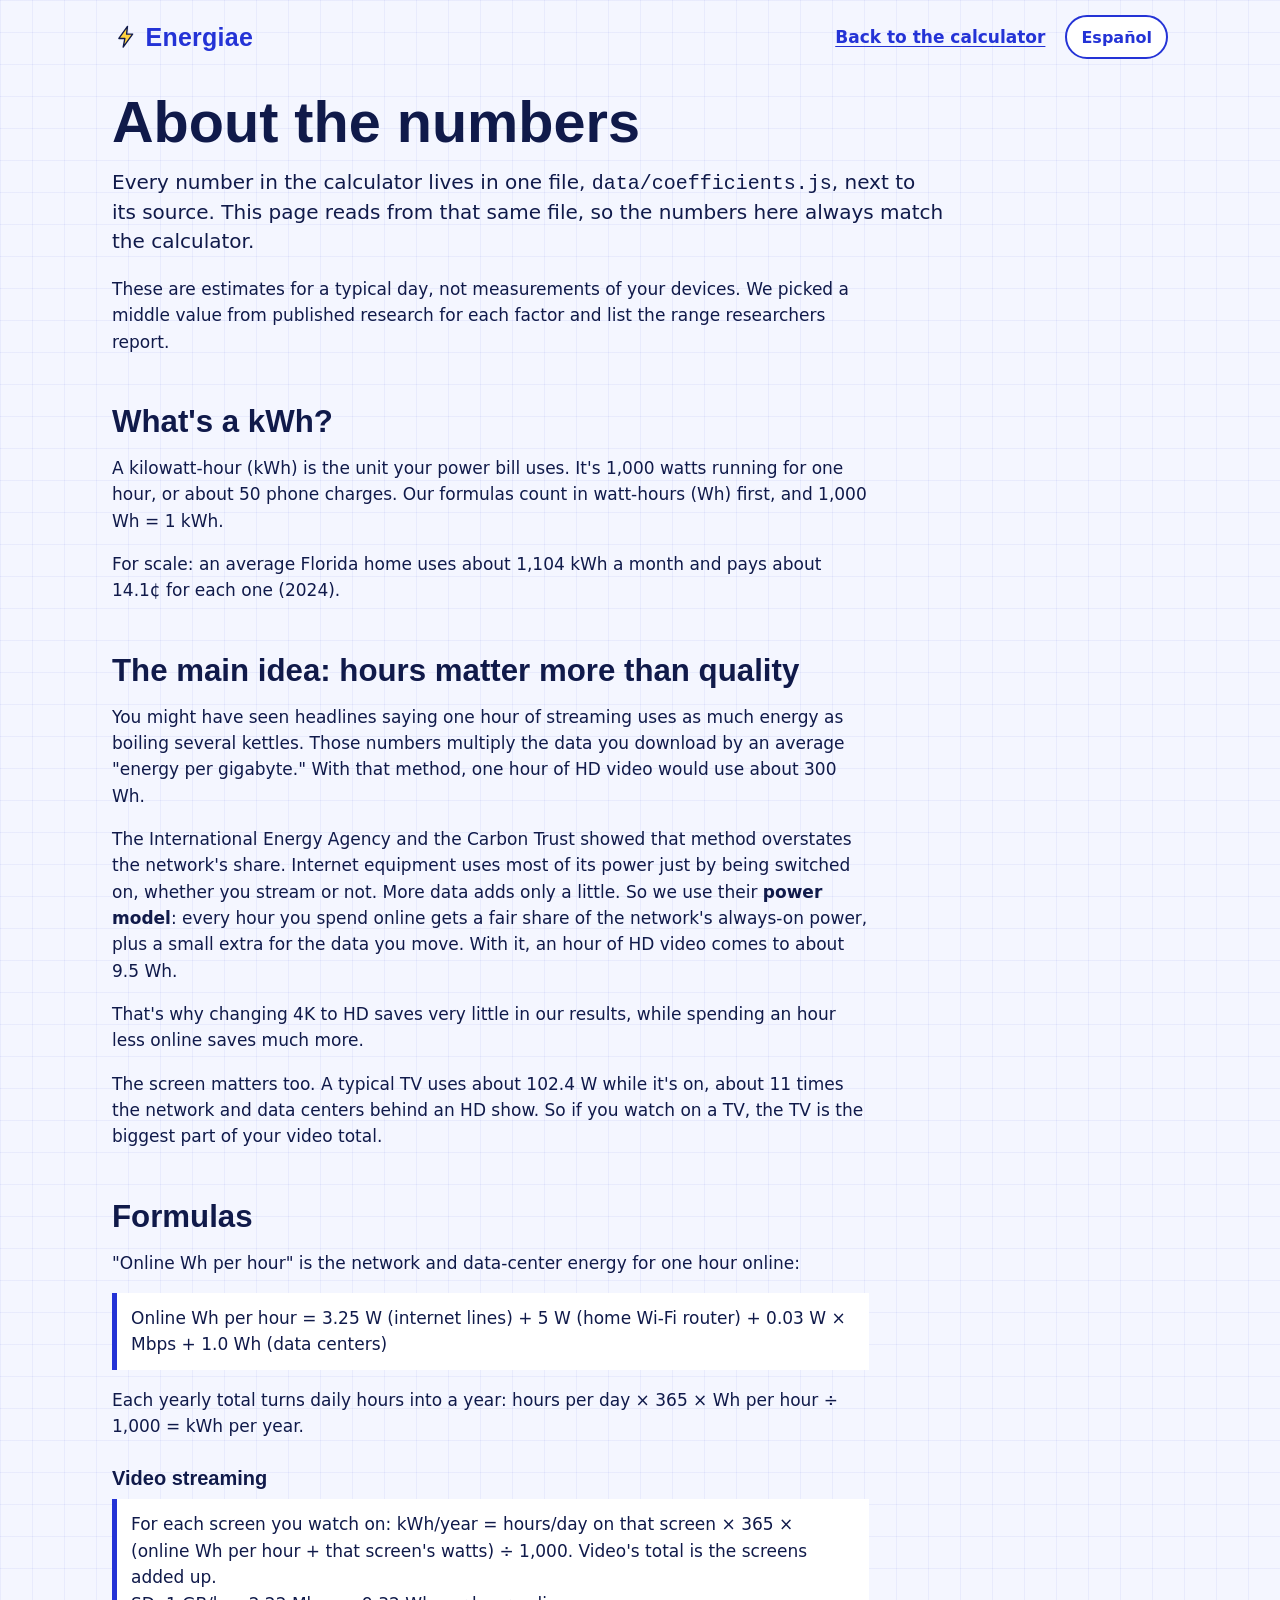
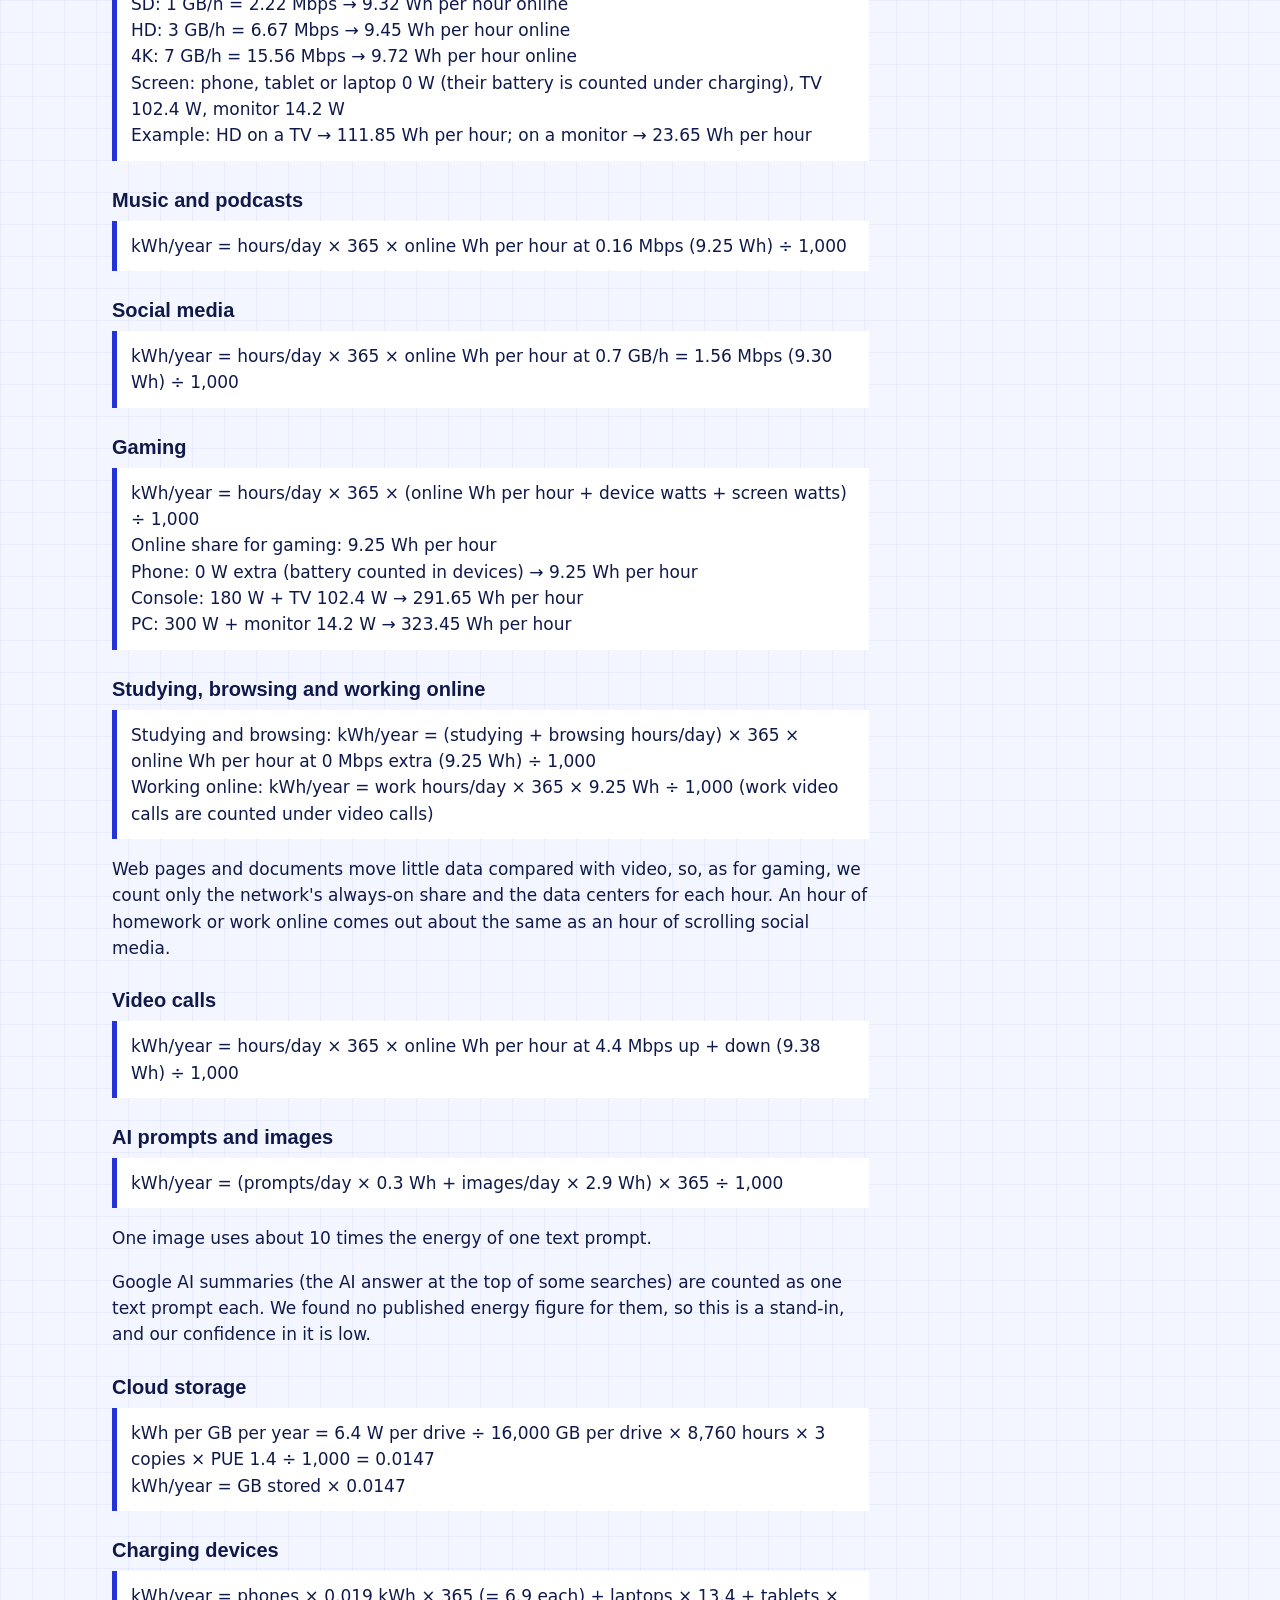
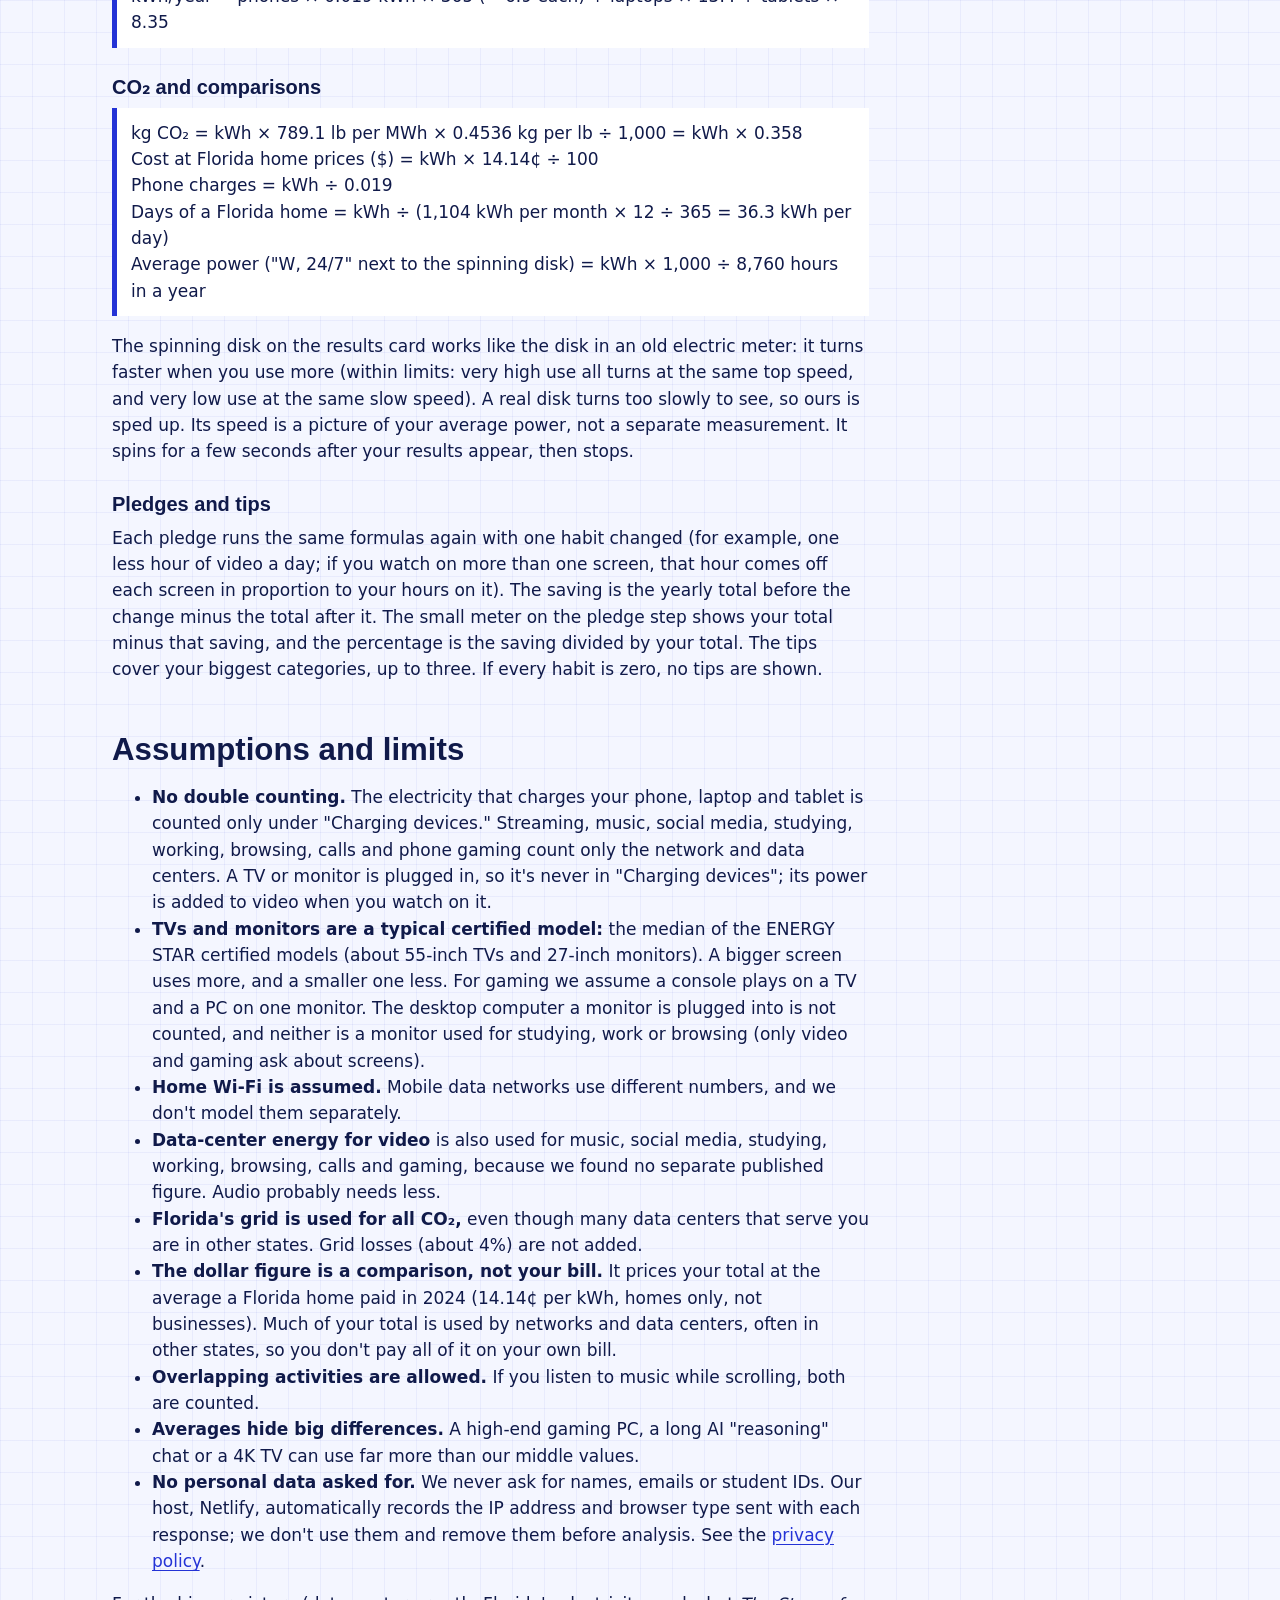
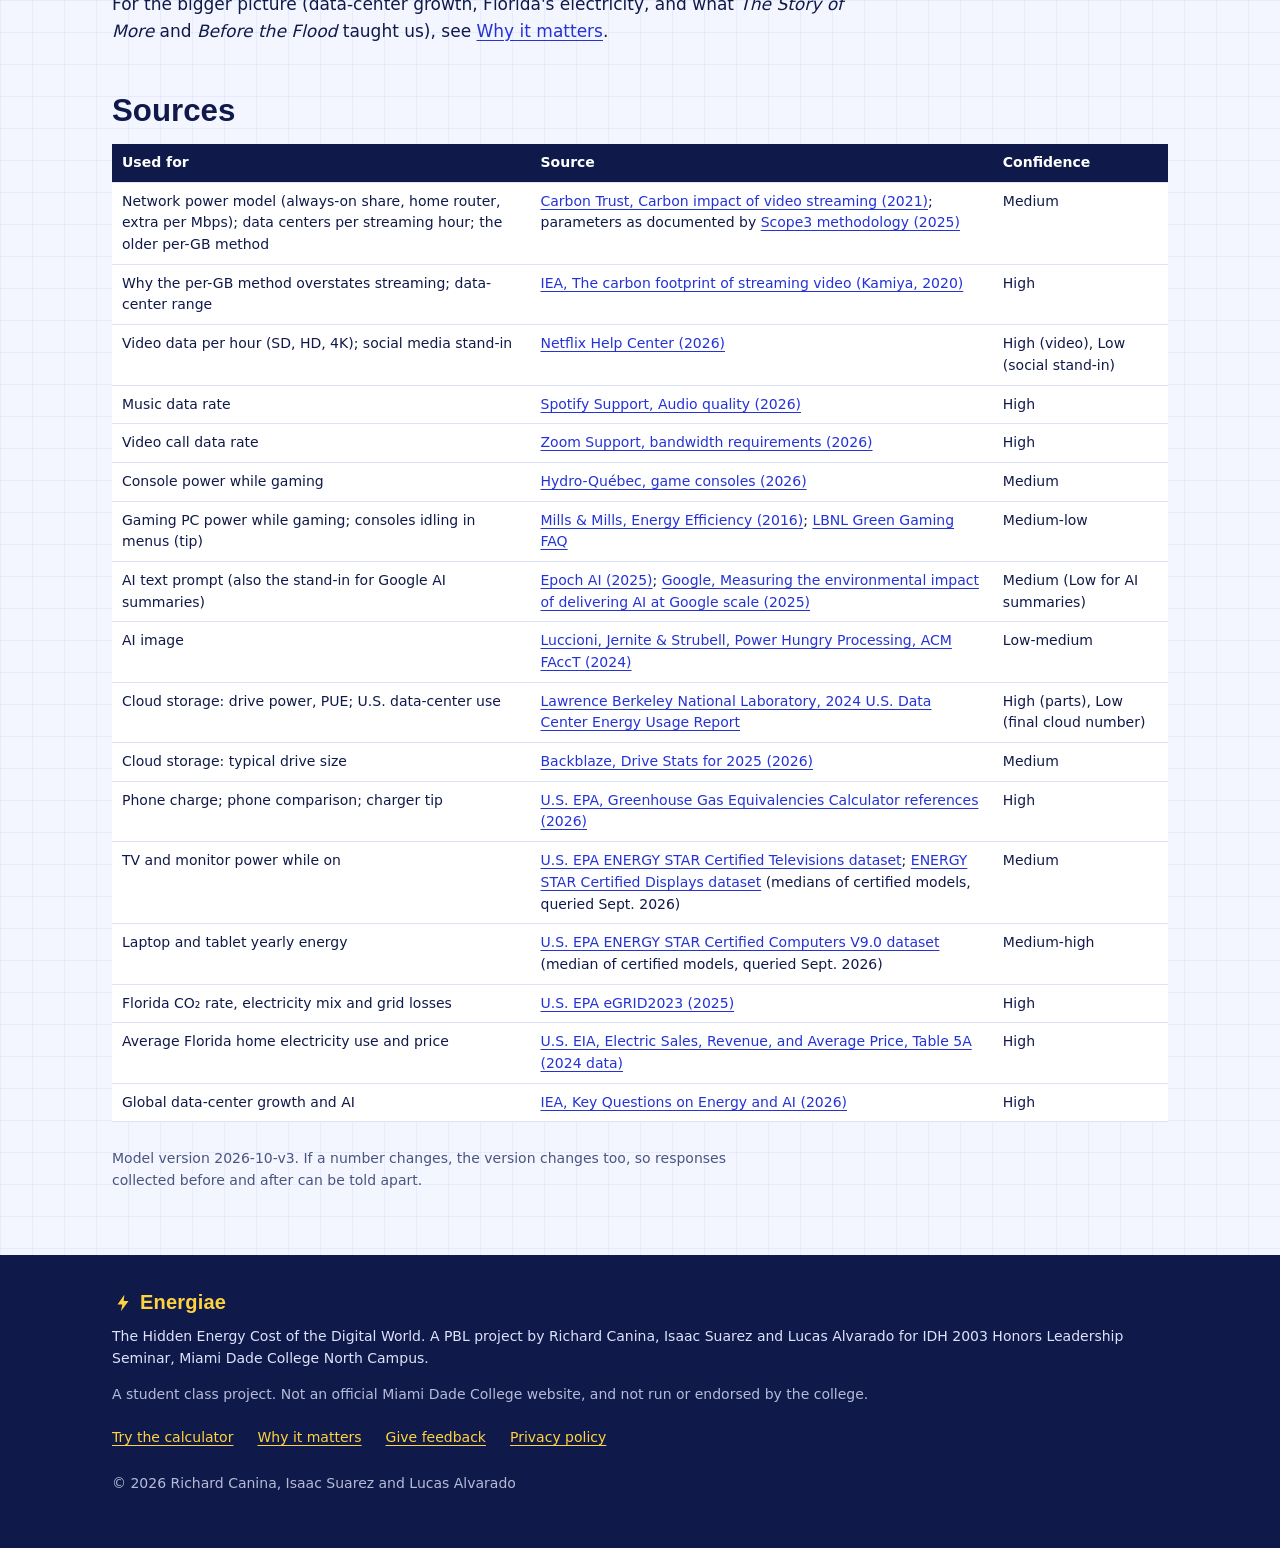
<file: about.html>
<!DOCTYPE html>
<html lang="en">
<head>
  <meta charset="UTF-8">
  <meta name="viewport" content="width=device-width, initial-scale=1">
  <title>About the Numbers | Energiae</title>
  <meta name="description" content="Every formula, assumption and source behind the Energiae digital energy calculator.">
  <meta name="theme-color" content="#2433D6">
  <!-- Link preview card (same image as the calculator; see index.html) -->
  <meta property="og:type" content="article">
  <meta property="og:site_name" content="Energiae">
  <meta property="og:url" content="https://energiae-calculator.netlify.app/about.html">
  <meta property="og:title" content="About the numbers | Energiae">
  <meta property="og:description" content="Every formula, assumption and source behind the Energiae digital energy calculator.">
  <meta property="og:image" content="https://energiae-calculator.netlify.app/images/og-image.jpg">
  <meta property="og:image:width" content="1200">
  <meta property="og:image:height" content="630">
  <meta property="og:image:alt" content="Energiae digital energy calculator: What does your screen time cost the grid?">
  <meta name="twitter:card" content="summary_large_image">
  <link rel="icon" href="data:image/svg+xml,%3Csvg xmlns='http://www.w3.org/2000/svg' viewBox='0 0 32 32'%3E%3Crect width='32' height='32' rx='7' fill='%232433D6'/%3E%3Cpath d='M18 4 8 18h7l-2 10 11-15h-7z' fill='%23FFD23F'/%3E%3C/svg%3E">
  <link rel="stylesheet" href="styles.css">
  <script>
    // Runs before the page is drawn. If the page is about to switch to Spanish, hide it for a moment
    // so English doesn't flash first. Same rule as pickLanguage() in app.js; applyLanguage() shows the
    // page again, and a 3-second fallback shows it even if something goes wrong.
    (function () {
      var lang = new URLSearchParams(location.search).get("lang");
      if (lang !== "en" && lang !== "es") {
        try { lang = localStorage.getItem("energiae-lang"); } catch (e) { lang = null; }
      }
      if (lang !== "en" && lang !== "es") {
        lang = (navigator.language || "en").toLowerCase().indexOf("es") === 0 ? "es" : "en";
      }
      if (lang === "es") {
        document.documentElement.classList.add("i18n-pending");
        setTimeout(function () { document.documentElement.classList.remove("i18n-pending"); }, 3000);
      }
    })();
  </script>
</head>
<body data-title-key="doc.aboutTitle">
  <header class="site-header">
    <a class="wordmark" href="index.html#home" aria-label="Energiae home" data-i18n-aria="nav.home">
      <svg class="wordmark-bolt" viewBox="0 0 32 32" aria-hidden="true"><path d="M18 4 8 18h7l-2 10 11-15h-7z"/></svg>
      Energiae
    </a>
    <div class="header-actions">
      <a class="header-link" href="index.html" data-i18n="nav.back">Back to the calculator</a>
      <button type="button" class="lang-toggle" id="lang-toggle" lang="es" data-i18n="lang.switch" data-i18n-aria="lang.switchAria">Español</button>
    </div>
  </header>

  <!-- Numbers in <span data-c> and <span data-calc> are filled in by app.js from data/coefficients.js. -->
  <main class="page prose" lang="en">
    <p class="lang-note" lang="es" data-show-lang="es" data-i18n="about.englishOnly" hidden></p>
    <h1>About the numbers</h1>
    <p class="lede">Every number in the calculator lives in one file, <code>data/coefficients.js</code>, next to its source. This page reads from that same file, so the numbers here always match the calculator.</p>
    <p>These are estimates for a typical day, not measurements of your devices. We picked a middle value from published research for each factor and list the range researchers report.</p>

    <h2>What's a kWh?</h2>
    <p>A kilowatt-hour (kWh) is the unit your power bill uses. It's 1,000 watts running for one hour, or about <span data-calc="chargesPerKWh"></span> phone charges. Our formulas count in watt-hours (Wh) first, and 1,000 Wh = 1 kWh.</p>
    <p>For scale: an average Florida home uses about <span data-c="comparisons.floridaHomeKWhPerMonth" data-digits="0"></span> kWh a month and pays about <span data-c="comparisons.floridaHomeCentsPerKWh" data-digits="1"></span>¢ for each one (2024).</p>

    <h2>The main idea: hours matter more than quality</h2>
    <p>You might have seen headlines saying one hour of streaming uses as much energy as boiling several kettles. Those numbers multiply the data you download by an average "energy per gigabyte." With that method, one hour of HD video would use about <span data-calc="oldMethodHD" data-digits="0"></span> Wh.</p>
    <p>The International Energy Agency and the Carbon Trust showed that method overstates the network's share. Internet equipment uses most of its power just by being switched on, whether you stream or not. More data adds only a little. So we use their <strong>power model</strong>: every hour you spend online gets a fair share of the network's always-on power, plus a small extra for the data you move. With it, an hour of HD video comes to about <span data-calc="whHD" data-digits="1"></span> Wh.</p>
    <p>That's why changing 4K to HD saves very little in our results, while spending an hour less online saves much more.</p>
    <p>The screen matters too. A typical TV uses about <span data-c="screenWatts.tv"></span> W while it's on, about <span data-calc="tvVsNetworkHD" data-digits="0"></span> times the network and data centers behind an HD show. So if you watch on a TV, the TV is the biggest part of your video total.</p>

    <h2>Formulas</h2>
    <p>"Online Wh per hour" is the network and data-center energy for one hour online:</p>
    <div class="formula">
      Online Wh per hour = <span data-c="network.accessAndCoreWattsPerUser"></span> W (internet lines) + <span data-c="network.homeRouterWattsPerUser"></span> W (home Wi-Fi router) + <span data-c="network.extraWattsPerMbps"></span> W × Mbps + <span data-c="dataCenterWhPerHour" data-digits="1"></span> Wh (data centers)
    </div>
    <p>Each yearly total turns daily hours into a year: hours per day × 365 × Wh per hour ÷ 1,000 = kWh per year.</p>

    <h3>Video streaming</h3>
    <div class="formula">
      For each screen you watch on: kWh/year = hours/day on that screen × 365 × (online Wh per hour + that screen's watts) ÷ 1,000. Video's total is the screens added up.<br>
      SD: <span data-c="dataRates.videoGBPerHour.SD"></span> GB/h = <span data-calc="mbpsSD" data-digits="2"></span> Mbps → <span data-calc="whSD" data-digits="2"></span> Wh per hour online<br>
      HD: <span data-c="dataRates.videoGBPerHour.HD"></span> GB/h = <span data-calc="mbpsHD" data-digits="2"></span> Mbps → <span data-calc="whHD" data-digits="2"></span> Wh per hour online<br>
      4K: <span data-c="dataRates.videoGBPerHour.4K"></span> GB/h = <span data-calc="mbps4K" data-digits="2"></span> Mbps → <span data-calc="wh4K" data-digits="2"></span> Wh per hour online<br>
      Screen: phone, tablet or laptop <span data-c="screenWatts.phone"></span> W (their battery is counted under charging), TV <span data-c="screenWatts.tv"></span> W, monitor <span data-c="screenWatts.monitor"></span> W<br>
      Example: HD on a TV → <span data-calc="whHDTV" data-digits="2"></span> Wh per hour; on a monitor → <span data-calc="whHDMonitor" data-digits="2"></span> Wh per hour
    </div>

    <h3>Music and podcasts</h3>
    <div class="formula">kWh/year = hours/day × 365 × online Wh per hour at <span data-c="dataRates.musicMbps"></span> Mbps (<span data-calc="whMusic" data-digits="2"></span> Wh) ÷ 1,000</div>

    <h3>Social media</h3>
    <div class="formula">kWh/year = hours/day × 365 × online Wh per hour at <span data-c="dataRates.socialGBPerHour"></span> GB/h = <span data-calc="mbpsSocial" data-digits="2"></span> Mbps (<span data-calc="whSocial" data-digits="2"></span> Wh) ÷ 1,000</div>

    <h3>Gaming</h3>
    <div class="formula">
      kWh/year = hours/day × 365 × (online Wh per hour + device watts + screen watts) ÷ 1,000<br>
      Online share for gaming: <span data-calc="whGaming" data-digits="2"></span> Wh per hour<br>
      Phone: <span data-c="gamingDeviceWatts.phone"></span> W extra (battery counted in devices) → <span data-calc="whGamingPhone" data-digits="2"></span> Wh per hour<br>
      Console: <span data-c="gamingDeviceWatts.console"></span> W + TV <span data-c="screenWatts.tv"></span> W → <span data-calc="whGamingConsole" data-digits="2"></span> Wh per hour<br>
      PC: <span data-c="gamingDeviceWatts.pc"></span> W + monitor <span data-c="screenWatts.monitor"></span> W → <span data-calc="whGamingPC" data-digits="2"></span> Wh per hour
    </div>

    <h3>Studying, browsing and working online</h3>
    <div class="formula">
      Studying and browsing: kWh/year = (studying + browsing hours/day) × 365 × online Wh per hour at <span data-c="dataRates.browsingMbps"></span> Mbps extra (<span data-calc="whBrowsing" data-digits="2"></span> Wh) ÷ 1,000<br>
      Working online: kWh/year = work hours/day × 365 × <span data-calc="whBrowsing" data-digits="2"></span> Wh ÷ 1,000 (work video calls are counted under video calls)
    </div>
    <p>Web pages and documents move little data compared with video, so, as for gaming, we count only the network's always-on share and the data centers for each hour. An hour of homework or work online comes out about the same as an hour of scrolling social media.</p>

    <h3>Video calls</h3>
    <div class="formula">kWh/year = hours/day × 365 × online Wh per hour at <span data-c="dataRates.callsMbps"></span> Mbps up + down (<span data-calc="whCalls" data-digits="2"></span> Wh) ÷ 1,000</div>

    <h3>AI prompts and images</h3>
    <div class="formula">kWh/year = (prompts/day × <span data-c="ai.textPromptWh"></span> Wh + images/day × <span data-c="ai.imageWh"></span> Wh) × 365 ÷ 1,000</div>
    <p>One image uses about <span data-calc="imageVsText" data-digits="0"></span> times the energy of one text prompt.</p>
    <p>Google AI summaries (the AI answer at the top of some searches) are counted as one text prompt each. We found no published energy figure for them, so this is a stand-in, and our confidence in it is low.</p>

    <h3>Cloud storage</h3>
    <div class="formula">
      kWh per GB per year = <span data-c="cloud.hddWatts"></span> W per drive ÷ <span data-c="cloud.hddCapacityGB"></span> GB per drive × 8,760 hours × <span data-c="cloud.copies"></span> copies × PUE <span data-c="cloud.pue"></span> ÷ 1,000 = <span data-calc="cloudPerGB" data-digits="4"></span><br>
      kWh/year = GB stored × <span data-calc="cloudPerGB" data-digits="4"></span>
    </div>

    <h3>Charging devices</h3>
    <div class="formula">kWh/year = phones × <span data-c="devices.phoneKWhPerCharge"></span> kWh × 365 (= <span data-calc="phonePerYear" data-digits="1"></span> each) + laptops × <span data-c="devices.laptopKWhPerYear"></span> + tablets × <span data-c="devices.tabletKWhPerYear"></span></div>

    <h3>CO₂ and comparisons</h3>
    <div class="formula">
      kg CO₂ = kWh × <span data-c="floridaLbCO2ePerMWh"></span> lb per MWh × <span data-c="kgPerLb"></span> kg per lb ÷ 1,000 = kWh × <span data-calc="kgPerKWh" data-digits="3"></span><br>
      Cost at Florida home prices ($) = kWh × <span data-c="comparisons.floridaHomeCentsPerKWh" data-digits="2"></span>¢ ÷ 100<br>
      Phone charges = kWh ÷ <span data-c="comparisons.phoneChargeKWh"></span><br>
      Days of a Florida home = kWh ÷ (<span data-c="comparisons.floridaHomeKWhPerMonth" data-digits="0"></span> kWh per month × 12 ÷ 365 = <span data-calc="homePerDay" data-digits="1"></span> kWh per day)<br>
      Average power ("W, 24/7" next to the spinning disk) = kWh × 1,000 ÷ <span data-calc="hoursPerYear" data-digits="0"></span> hours in a year
    </div>
    <p>The spinning disk on the results card works like the disk in an old electric meter: it turns faster when you use more (within limits: very high use all turns at the same top speed, and very low use at the same slow speed). A real disk turns too slowly to see, so ours is sped up. Its speed is a picture of your average power, not a separate measurement. It spins for a few seconds after your results appear, then stops.</p>

    <h3>Pledges and tips</h3>
    <p>Each pledge runs the same formulas again with one habit changed (for example, one less hour of video a day; if you watch on more than one screen, that hour comes off each screen in proportion to your hours on it). The saving is the yearly total before the change minus the total after it. The small meter on the pledge step shows your total minus that saving, and the percentage is the saving divided by your total. The tips cover your biggest categories, up to three. If every habit is zero, no tips are shown.</p>

    <h2>Assumptions and limits</h2>
    <ul>
      <li><strong>No double counting.</strong> The electricity that charges your phone, laptop and tablet is counted only under "Charging devices." Streaming, music, social media, studying, working, browsing, calls and phone gaming count only the network and data centers. A TV or monitor is plugged in, so it's never in "Charging devices"; its power is added to video when you watch on it.</li>
      <li><strong>TVs and monitors are a typical certified model:</strong> the median of the ENERGY STAR certified models (about 55-inch TVs and 27-inch monitors). A bigger screen uses more, and a smaller one less. For gaming we assume a console plays on a TV and a PC on one monitor. The desktop computer a monitor is plugged into is not counted, and neither is a monitor used for studying, work or browsing (only video and gaming ask about screens).</li>
      <li><strong>Home Wi-Fi is assumed.</strong> Mobile data networks use different numbers, and we don't model them separately.</li>
      <li><strong>Data-center energy for video</strong> is also used for music, social media, studying, working, browsing, calls and gaming, because we found no separate published figure. Audio probably needs less.</li>
      <li><strong>Florida's grid is used for all CO₂,</strong> even though many data centers that serve you are in other states. Grid losses (about <span data-c="gridLossPct" data-digits="0"></span>%) are not added.</li>
      <li><strong>The dollar figure is a comparison, not your bill.</strong> It prices your total at the average a Florida home paid in 2024 (<span data-c="comparisons.floridaHomeCentsPerKWh" data-digits="2"></span>¢ per kWh, homes only, not businesses). Much of your total is used by networks and data centers, often in other states, so you don't pay all of it on your own bill.</li>
      <li><strong>Overlapping activities are allowed.</strong> If you listen to music while scrolling, both are counted.</li>
      <li><strong>Averages hide big differences.</strong> A high-end gaming PC, a long AI "reasoning" chat or a 4K TV can use far more than our middle values.</li>
      <li><strong>No personal data asked for.</strong> We never ask for names, emails or student IDs. Our host, Netlify, automatically records the IP address and browser type sent with each response; we don't use them and remove them before analysis. See the <a href="privacy.html">privacy policy</a>.</li>
    </ul>

    <p>For the bigger picture (data-center growth, Florida's electricity, and what <cite>The Story of More</cite> and <cite>Before the Flood</cite> taught us), see <a href="why-it-matters.html">Why it matters</a>.</p>


    <h2>Sources</h2>
    <div class="table-wrap">
      <table>
        <thead>
          <tr><th scope="col">Used for</th><th scope="col">Source</th><th scope="col">Confidence</th></tr>
        </thead>
        <tbody>
          <tr><td>Network power model (always-on share, home router, extra per Mbps); data centers per streaming hour; the older per-GB method</td><td><a href="https://www.carbontrust.com/our-work-and-impact/guides-reports-and-tools/carbon-impact-of-video-streaming">Carbon Trust, Carbon impact of video streaming (2021)</a>; parameters as documented by <a href="https://methodology.scope3.com/data_transfer">Scope3 methodology (2025)</a></td><td>Medium</td></tr>
          <tr><td>Why the per-GB method overstates streaming; data-center range</td><td><a href="https://www.iea.org/commentaries/the-carbon-footprint-of-streaming-video-fact-checking-the-headlines">IEA, The carbon footprint of streaming video (Kamiya, 2020)</a></td><td>High</td></tr>
          <tr><td>Video data per hour (SD, HD, 4K); social media stand-in</td><td><a href="https://help.netflix.com/en/node/87">Netflix Help Center (2026)</a></td><td>High (video), Low (social stand-in)</td></tr>
          <tr><td>Music data rate</td><td><a href="https://support.spotify.com/us/article/audio-quality/">Spotify Support, Audio quality (2026)</a></td><td>High</td></tr>
          <tr><td>Video call data rate</td><td><a href="https://support.zoom.com/hc/en/article?id=zm_kb&amp;sysparm_article=KB0060748">Zoom Support, bandwidth requirements (2026)</a></td><td>High</td></tr>
          <tr><td>Console power while gaming</td><td><a href="https://www.hydroquebec.com/residential/energy-wise/tips/electronics/game-consoles.html">Hydro-Québec, game consoles (2026)</a></td><td>Medium</td></tr>
          <tr><td>Gaming PC power while gaming; consoles idling in menus (tip)</td><td><a href="https://link.springer.com/article/10.1007/s12053-015-9371-1">Mills &amp; Mills, Energy Efficiency (2016)</a>; <a href="https://greengaming.lbl.gov/faqs">LBNL Green Gaming FAQ</a></td><td>Medium-low</td></tr>
          <tr><td>AI text prompt (also the stand-in for Google AI summaries)</td><td><a href="https://epoch.ai/gradient-updates/how-much-energy-does-chatgpt-use">Epoch AI (2025)</a>; <a href="https://arxiv.org/abs/2508.15734">Google, Measuring the environmental impact of delivering AI at Google scale (2025)</a></td><td>Medium (Low for AI summaries)</td></tr>
          <tr><td>AI image</td><td><a href="https://arxiv.org/abs/2311.16863">Luccioni, Jernite &amp; Strubell, Power Hungry Processing, ACM FAccT (2024)</a></td><td>Low-medium</td></tr>
          <tr><td>Cloud storage: drive power, PUE; U.S. data-center use</td><td><a href="https://eta-publications.lbl.gov/sites/default/files/2024-12/lbnl-2024-united-states-data-center-energy-usage-report_1.pdf">Lawrence Berkeley National Laboratory, 2024 U.S. Data Center Energy Usage Report</a></td><td>High (parts), Low (final cloud number)</td></tr>
          <tr><td>Cloud storage: typical drive size</td><td><a href="https://www.backblaze.com/blog/backblaze-drive-stats-for-2025/">Backblaze, Drive Stats for 2025 (2026)</a></td><td>Medium</td></tr>
          <tr><td>Phone charge; phone comparison; charger tip</td><td><a href="https://www.epa.gov/energy/greenhouse-gas-equivalencies-calculator-calculations-and-references">U.S. EPA, Greenhouse Gas Equivalencies Calculator references (2026)</a></td><td>High</td></tr>
          <tr><td>TV and monitor power while on</td><td><a href="https://data.energystar.gov/Active-Specifications/ENERGY-STAR-Certified-Televisions/pd96-rr3d">U.S. EPA ENERGY STAR Certified Televisions dataset</a>; <a href="https://data.energystar.gov/Active-Specifications/ENERGY-STAR-Certified-Displays/qbg3-d468">ENERGY STAR Certified Displays dataset</a> (medians of certified models, queried Sept. 2026)</td><td>Medium</td></tr>
          <tr><td>Laptop and tablet yearly energy</td><td><a href="https://data.energystar.gov/Active-Specifications/ENERGY-STAR-Certified-Computers-V9-0/rxdj-2c88">U.S. EPA ENERGY STAR Certified Computers V9.0 dataset</a> (median of certified models, queried Sept. 2026)</td><td>Medium-high</td></tr>
          <tr><td>Florida CO₂ rate, electricity mix and grid losses</td><td><a href="https://www.epa.gov/egrid/summary-data">U.S. EPA eGRID2023 (2025)</a></td><td>High</td></tr>
          <tr><td>Average Florida home electricity use and price</td><td><a href="https://www.eia.gov/electricity/sales_revenue_price/">U.S. EIA, Electric Sales, Revenue, and Average Price, Table 5A (2024 data)</a></td><td>High</td></tr>
          <tr><td>Global data-center growth and AI</td><td><a href="https://www.iea.org/reports/key-questions-on-energy-and-ai/executive-summary">IEA, Key Questions on Energy and AI (2026)</a></td><td>High</td></tr>
        </tbody>
      </table>
    </div>
    <p class="cite">Model version <span data-c="modelVersion"></span>. If a number changes, the version changes too, so responses collected before and after can be told apart.</p>
  </main>

  <footer class="site-footer">
    <p class="wordmark wordmark-small">
      <svg class="wordmark-bolt" viewBox="0 0 32 32" aria-hidden="true"><path d="M18 4 8 18h7l-2 10 11-15h-7z"/></svg>
      Energiae
    </p>
    <p data-i18n="footer.project">The Hidden Energy Cost of the Digital World. A PBL project by Richard Canina, Isaac Suarez and Lucas Alvarado for IDH 2003 Honors Leadership Seminar, Miami Dade College North Campus.</p>
    <p class="footer-disclaimer" data-i18n="footer.disclaimer">A student class project. Not an official Miami Dade College website, and not run or endorsed by the college.</p>
    <p class="footer-links"><a href="index.html" data-i18n="footer.tryCalc">Try the calculator</a><a href="why-it-matters.html" data-i18n="nav.why">Why it matters</a><a href="index.html#feedback" data-i18n="footer.feedback">Give feedback</a><a href="privacy.html" data-i18n="footer.privacy">Privacy policy</a></p>
    <p class="footer-copyright" data-i18n="footer.copyright">© 2026 Richard Canina, Isaac Suarez and Lucas Alvarado</p>
  </footer>

  <script src="data/coefficients.js"></script>
  <script src="data/strings.js"></script>
  <script src="app.js"></script>
</body>
</html>
</file>
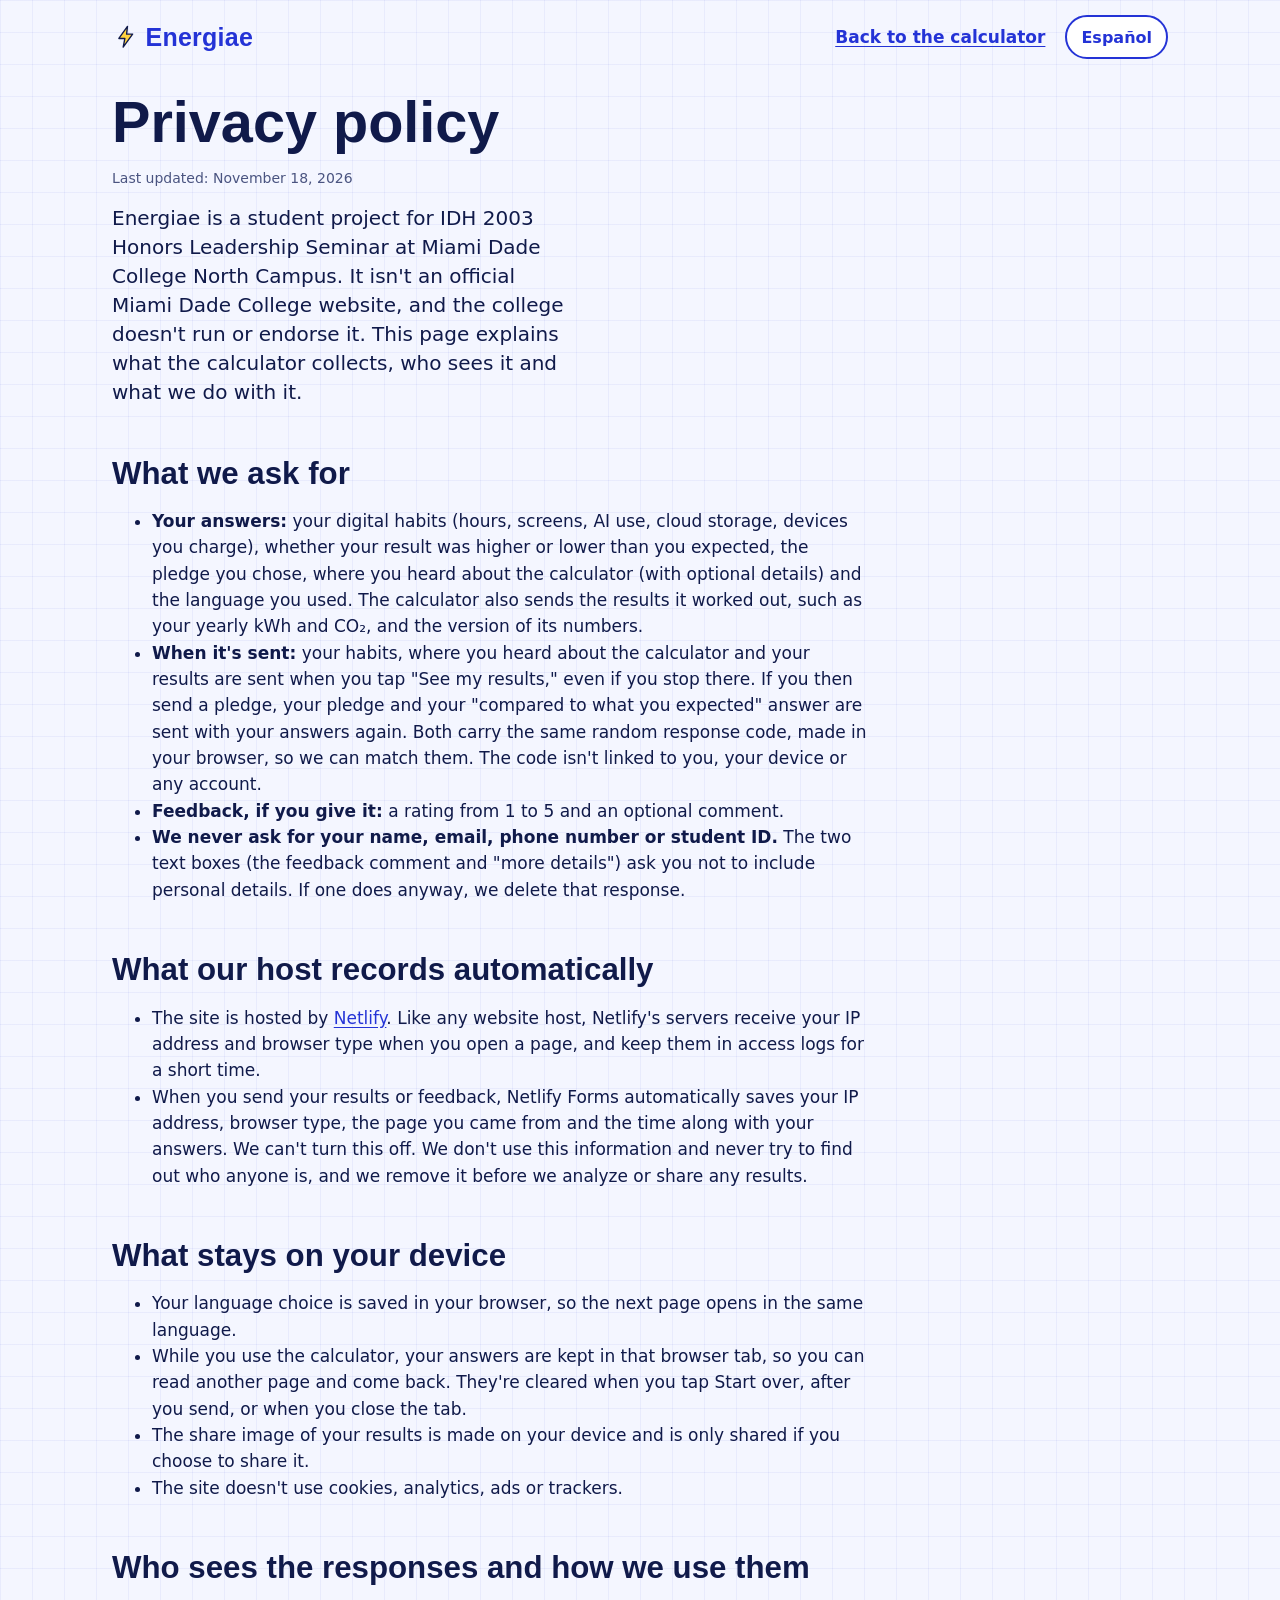
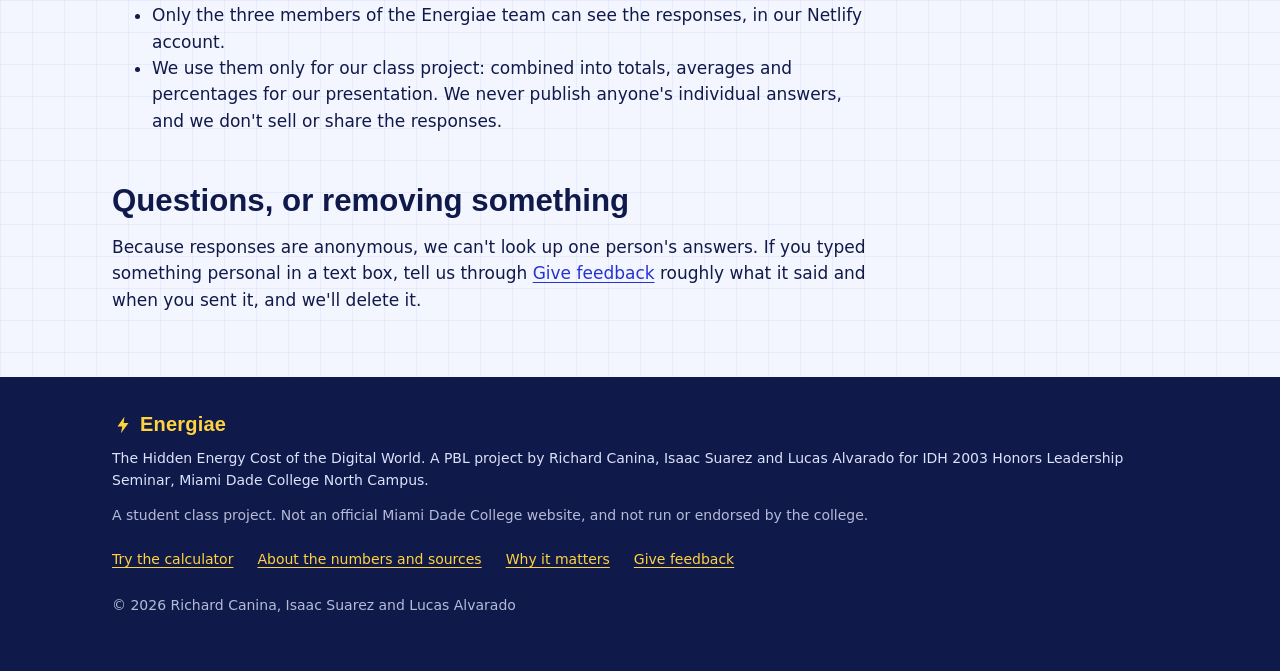
<file: privacy.html>
<!DOCTYPE html>
<html lang="en">
<head>
  <meta charset="UTF-8">
  <meta name="viewport" content="width=device-width, initial-scale=1">
  <title>Privacy Policy | Energiae</title>
  <meta name="description" content="What the Energiae digital energy calculator collects, who sees it and what stays on your device.">
  <meta name="theme-color" content="#2433D6">
  <!-- Link preview card (same image as the calculator; see index.html) -->
  <meta property="og:type" content="article">
  <meta property="og:site_name" content="Energiae">
  <meta property="og:url" content="https://energiae-calculator.netlify.app/privacy.html">
  <meta property="og:title" content="Privacy policy | Energiae">
  <meta property="og:description" content="What the Energiae digital energy calculator collects, who sees it and what stays on your device.">
  <meta property="og:image" content="https://energiae-calculator.netlify.app/images/og-image.jpg">
  <meta property="og:image:width" content="1200">
  <meta property="og:image:height" content="630">
  <meta property="og:image:alt" content="Energiae digital energy calculator: What does your screen time cost the grid?">
  <meta name="twitter:card" content="summary_large_image">
  <link rel="icon" href="data:image/svg+xml,%3Csvg xmlns='http://www.w3.org/2000/svg' viewBox='0 0 32 32'%3E%3Crect width='32' height='32' rx='7' fill='%232433D6'/%3E%3Cpath d='M18 4 8 18h7l-2 10 11-15h-7z' fill='%23FFD23F'/%3E%3C/svg%3E">
  <link rel="stylesheet" href="styles.css">
  <script>
    // Runs before the page is drawn. If the page is about to switch to Spanish, hide it for a moment
    // so English doesn't flash first. Same rule as pickLanguage() in app.js; applyLanguage() shows the
    // page again, and a 3-second fallback shows it even if something goes wrong.
    (function () {
      var lang = new URLSearchParams(location.search).get("lang");
      if (lang !== "en" && lang !== "es") {
        try { lang = localStorage.getItem("energiae-lang"); } catch (e) { lang = null; }
      }
      if (lang !== "en" && lang !== "es") {
        lang = (navigator.language || "en").toLowerCase().indexOf("es") === 0 ? "es" : "en";
      }
      if (lang === "es") {
        document.documentElement.classList.add("i18n-pending");
        setTimeout(function () { document.documentElement.classList.remove("i18n-pending"); }, 3000);
      }
    })();
  </script>
</head>
<body data-title-key="doc.privacyTitle">
  <header class="site-header">
    <a class="wordmark" href="index.html#home" aria-label="Energiae home" data-i18n-aria="nav.home">
      <svg class="wordmark-bolt" viewBox="0 0 32 32" aria-hidden="true"><path d="M18 4 8 18h7l-2 10 11-15h-7z"/></svg>
      Energiae
    </a>
    <div class="header-actions">
      <a class="header-link" href="index.html" data-i18n="nav.back">Back to the calculator</a>
      <button type="button" class="lang-toggle" id="lang-toggle" lang="es" data-i18n="lang.switch" data-i18n-aria="lang.switchAria">Español</button>
    </div>
  </header>

  <!-- The whole policy is written out in both languages; app.js shows the block that matches the page language
       (data-show-lang). If you change one language, change the other one too. -->
  <main class="page prose">

    <div lang="en" data-show-lang="en">
      <h1>Privacy policy</h1>
      <p class="cite">Last updated: November 18, 2026</p>
      <p class="lede">Energiae is a student project for IDH 2003 Honors Leadership Seminar at Miami Dade College North Campus. It isn't an official Miami Dade College website, and the college doesn't run or endorse it. This page explains what the calculator collects, who sees it and what we do with it.</p>

      <h2>What we ask for</h2>
      <ul>
        <li><strong>Your answers:</strong> your digital habits (hours, screens, AI use, cloud storage, devices you charge), whether your result was higher or lower than you expected, the pledge you chose, where you heard about the calculator (with optional details) and the language you used. The calculator also sends the results it worked out, such as your yearly kWh and CO₂, and the version of its numbers.</li>
        <li><strong>When it's sent:</strong> your habits, where you heard about the calculator and your results are sent when you tap "See my results," even if you stop there. If you then send a pledge, your pledge and your "compared to what you expected" answer are sent with your answers again. Both carry the same random response code, made in your browser, so we can match them. The code isn't linked to you, your device or any account.</li>
        <li><strong>Feedback, if you give it:</strong> a rating from 1 to 5 and an optional comment.</li>
        <li><strong>We never ask for your name, email, phone number or student ID.</strong> The two text boxes (the feedback comment and "more details") ask you not to include personal details. If one does anyway, we delete that response.</li>
      </ul>

      <h2>What our host records automatically</h2>
      <ul>
        <li>The site is hosted by <a href="https://www.netlify.com/privacy/">Netlify</a>. Like any website host, Netlify's servers receive your IP address and browser type when you open a page, and keep them in access logs for a short time.</li>
        <li>When you send your results or feedback, Netlify Forms automatically saves your IP address, browser type, the page you came from and the time along with your answers. We can't turn this off. We don't use this information and never try to find out who anyone is, and we remove it before we analyze or share any results.</li>
      </ul>

      <h2>What stays on your device</h2>
      <ul>
        <li>Your language choice is saved in your browser, so the next page opens in the same language.</li>
        <li>While you use the calculator, your answers are kept in that browser tab, so you can read another page and come back. They're cleared when you tap Start over, after you send, or when you close the tab.</li>
        <li>The share image of your results is made on your device and is only shared if you choose to share it.</li>
        <li>The site doesn't use cookies, analytics, ads or trackers.</li>
      </ul>

      <h2>Who sees the responses and how we use them</h2>
      <ul>
        <li>Only the three members of the Energiae team can see the responses, in our Netlify account.</li>
        <li>We use them only for our class project: combined into totals, averages and percentages for our presentation. We never publish anyone's individual answers, and we don't sell or share the responses.</li>
      </ul>

      <h2>Questions, or removing something</h2>
      <p>Because responses are anonymous, we can't look up one person's answers. If you typed something personal in a text box, tell us through <a href="index.html#feedback">Give feedback</a> roughly what it said and when you sent it, and we'll delete it.</p>
    </div>

    <div lang="es" data-show-lang="es" hidden>
      <h1>Política de privacidad</h1>
      <p class="cite">Última actualización: 18 de noviembre de 2026</p>
      <p class="lede">Energiae es un proyecto estudiantil para IDH 2003 Honors Leadership Seminar en Miami Dade College, North Campus. No es un sitio web oficial de Miami Dade College, y la institución no lo administra ni lo respalda. Esta página explica qué recoge la calculadora, quién lo ve y qué hacemos con ello.</p>

      <h2>Lo que te pedimos</h2>
      <ul>
        <li><strong>Tus respuestas:</strong> tus hábitos digitales (horas, pantallas, uso de IA, almacenamiento en la nube, dispositivos que cargas), si tu resultado fue mayor o menor de lo que esperabas, el compromiso que elegiste, dónde te enteraste de la calculadora (con detalles opcionales) y el idioma que usaste. La calculadora también envía los resultados que calculó, como tus kWh y tu CO₂ al año, y la versión de sus números.</li>
        <li><strong>Cuándo se envía:</strong> tus hábitos, dónde te enteraste de la calculadora y tus resultados se envían al tocar "Ver mis resultados", aunque no sigas después. Si luego envías un compromiso, se envían tu compromiso y tu respuesta a "comparado con lo que esperabas", junto con tus respuestas otra vez. Ambos llevan el mismo código de respuesta al azar, creado en tu navegador, para poder relacionarlos. Ese código no está vinculado a ti, a tu dispositivo ni a ninguna cuenta.</li>
        <li><strong>Tu opinión, si la das:</strong> una calificación del 1 al 5 y un comentario opcional.</li>
        <li><strong>Nunca te pedimos tu nombre, correo, teléfono ni número de estudiante.</strong> Las dos casillas de texto (el comentario y "más detalles") te piden no incluir datos personales. Si alguien los incluye de todos modos, borramos esa respuesta.</li>
      </ul>

      <h2>Lo que nuestro proveedor registra automáticamente</h2>
      <ul>
        <li>El sitio está alojado en <a href="https://www.netlify.com/privacy/">Netlify</a>. Como cualquier proveedor de sitios web, los servidores de Netlify reciben tu dirección IP y el tipo de navegador cuando abres una página, y los guardan en sus registros por poco tiempo.</li>
        <li>Cuando envías tus resultados o tu opinión, Netlify Forms guarda automáticamente tu dirección IP, el tipo de navegador, la página de la que venías y la hora junto con tus respuestas. No podemos desactivarlo. No usamos esa información ni intentamos saber quién es nadie, y la quitamos antes de analizar o compartir cualquier resultado.</li>
      </ul>

      <h2>Lo que se queda en tu dispositivo</h2>
      <ul>
        <li>Tu idioma se guarda en tu navegador, para que la siguiente página se abra en el mismo idioma.</li>
        <li>Mientras usas la calculadora, tus respuestas se guardan en esa pestaña del navegador, para que puedas leer otra página y volver. Se borran cuando tocas Empezar de nuevo, después de enviar o al cerrar la pestaña.</li>
        <li>La imagen para compartir tus resultados se crea en tu dispositivo y solo se comparte si tú decides compartirla.</li>
        <li>El sitio no usa cookies, analíticas, anuncios ni rastreadores.</li>
      </ul>

      <h2>Quién ve las respuestas y cómo las usamos</h2>
      <ul>
        <li>Solo los tres integrantes del equipo Energiae pueden ver las respuestas, en nuestra cuenta de Netlify.</li>
        <li>Las usamos solo para nuestro proyecto de clase: combinadas en totales, promedios y porcentajes para nuestra presentación. Nunca publicamos las respuestas de una persona, y no vendemos ni compartimos las respuestas.</li>
      </ul>

      <h2>Preguntas, o borrar algo</h2>
      <p>Como las respuestas son anónimas, no podemos buscar las respuestas de una persona. Si escribiste algo personal en una casilla de texto, avísanos en <a href="index.html#feedback">Danos tu opinión</a> más o menos qué decía y cuándo lo enviaste, y lo borraremos.</p>
    </div>
  </main>

  <footer class="site-footer">
    <p class="wordmark wordmark-small">
      <svg class="wordmark-bolt" viewBox="0 0 32 32" aria-hidden="true"><path d="M18 4 8 18h7l-2 10 11-15h-7z"/></svg>
      Energiae
    </p>
    <p data-i18n="footer.project">The Hidden Energy Cost of the Digital World. A PBL project by Richard Canina, Isaac Suarez and Lucas Alvarado for IDH 2003 Honors Leadership Seminar, Miami Dade College North Campus.</p>
    <p class="footer-disclaimer" data-i18n="footer.disclaimer">A student class project. Not an official Miami Dade College website, and not run or endorsed by the college.</p>
    <p class="footer-links"><a href="index.html" data-i18n="footer.tryCalc">Try the calculator</a><a href="about.html" data-i18n="footer.about">About the numbers and sources</a><a href="why-it-matters.html" data-i18n="nav.why">Why it matters</a><a href="index.html#feedback" data-i18n="footer.feedback">Give feedback</a></p>
    <p class="footer-copyright" data-i18n="footer.copyright">© 2026 Richard Canina, Isaac Suarez and Lucas Alvarado</p>
  </footer>

  <script src="data/coefficients.js"></script>
  <script src="data/strings.js"></script>
  <script src="app.js"></script>
</body>
</html>
</file>
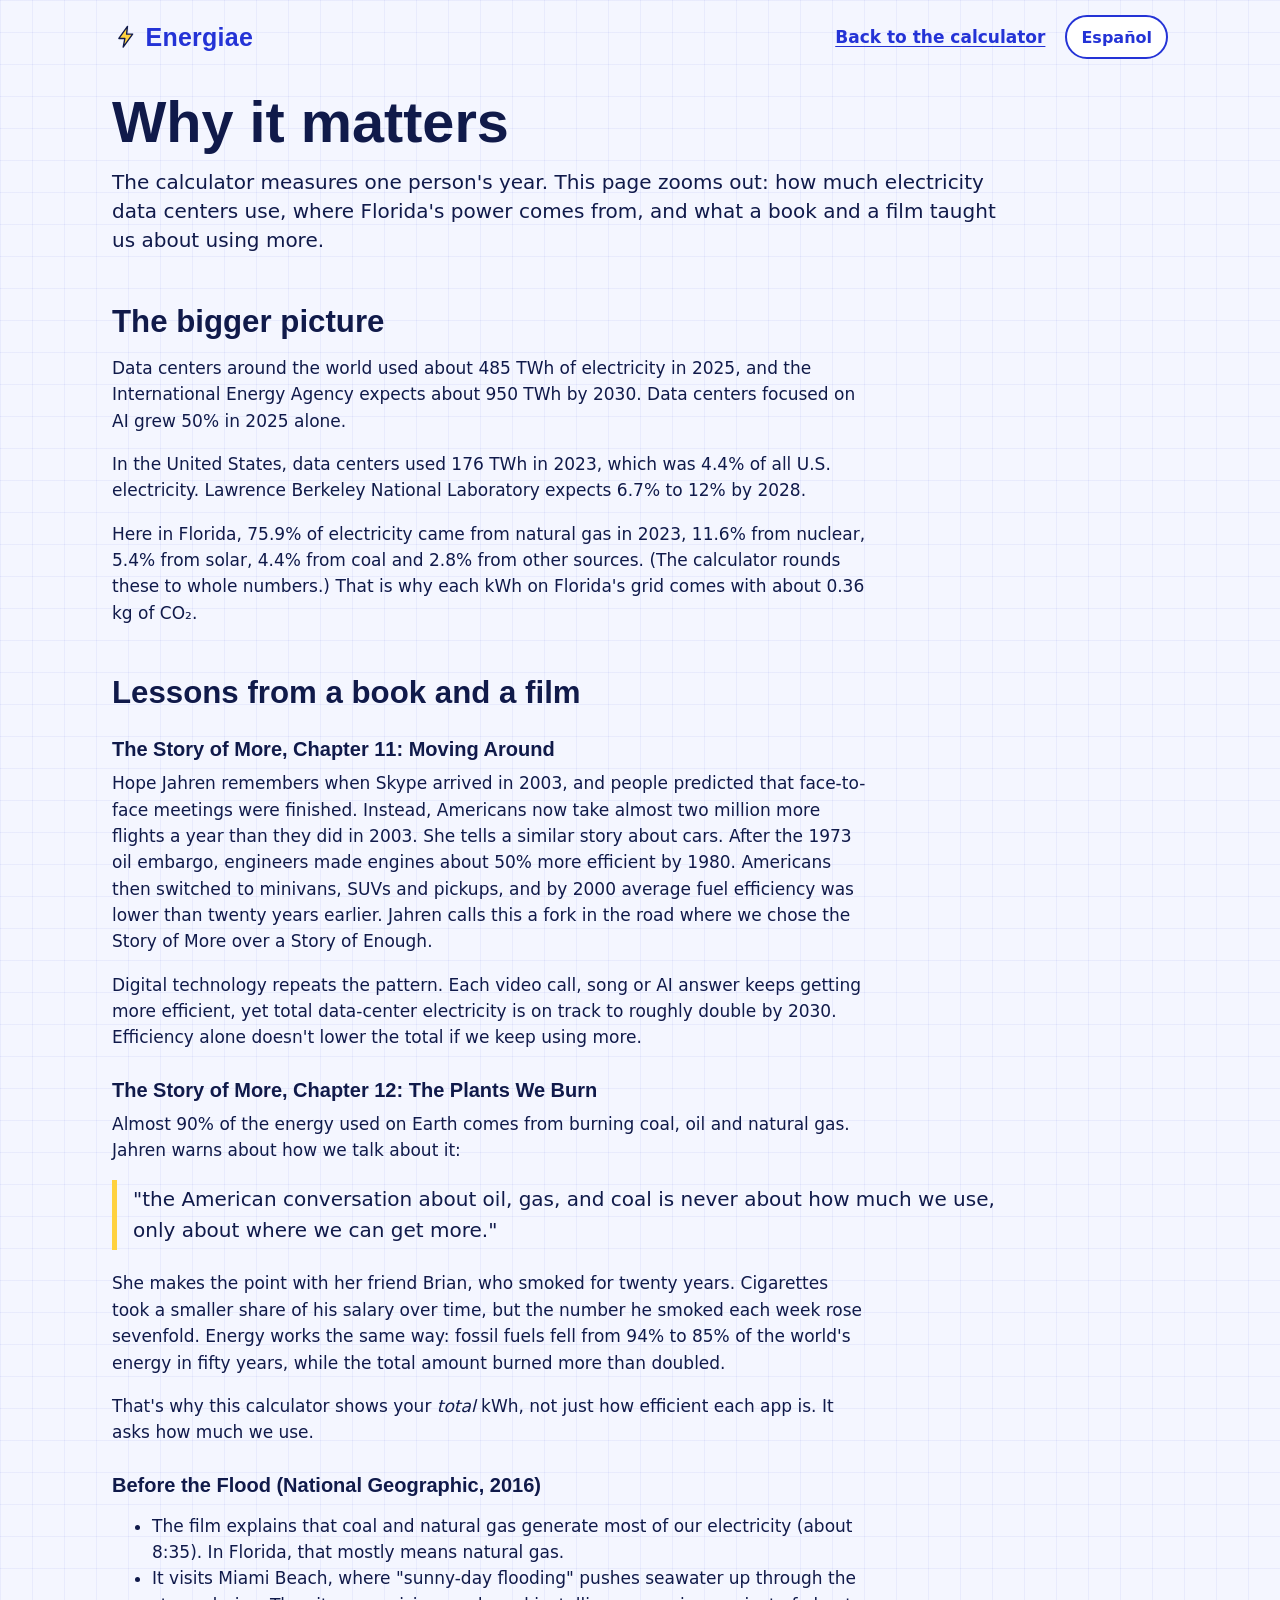
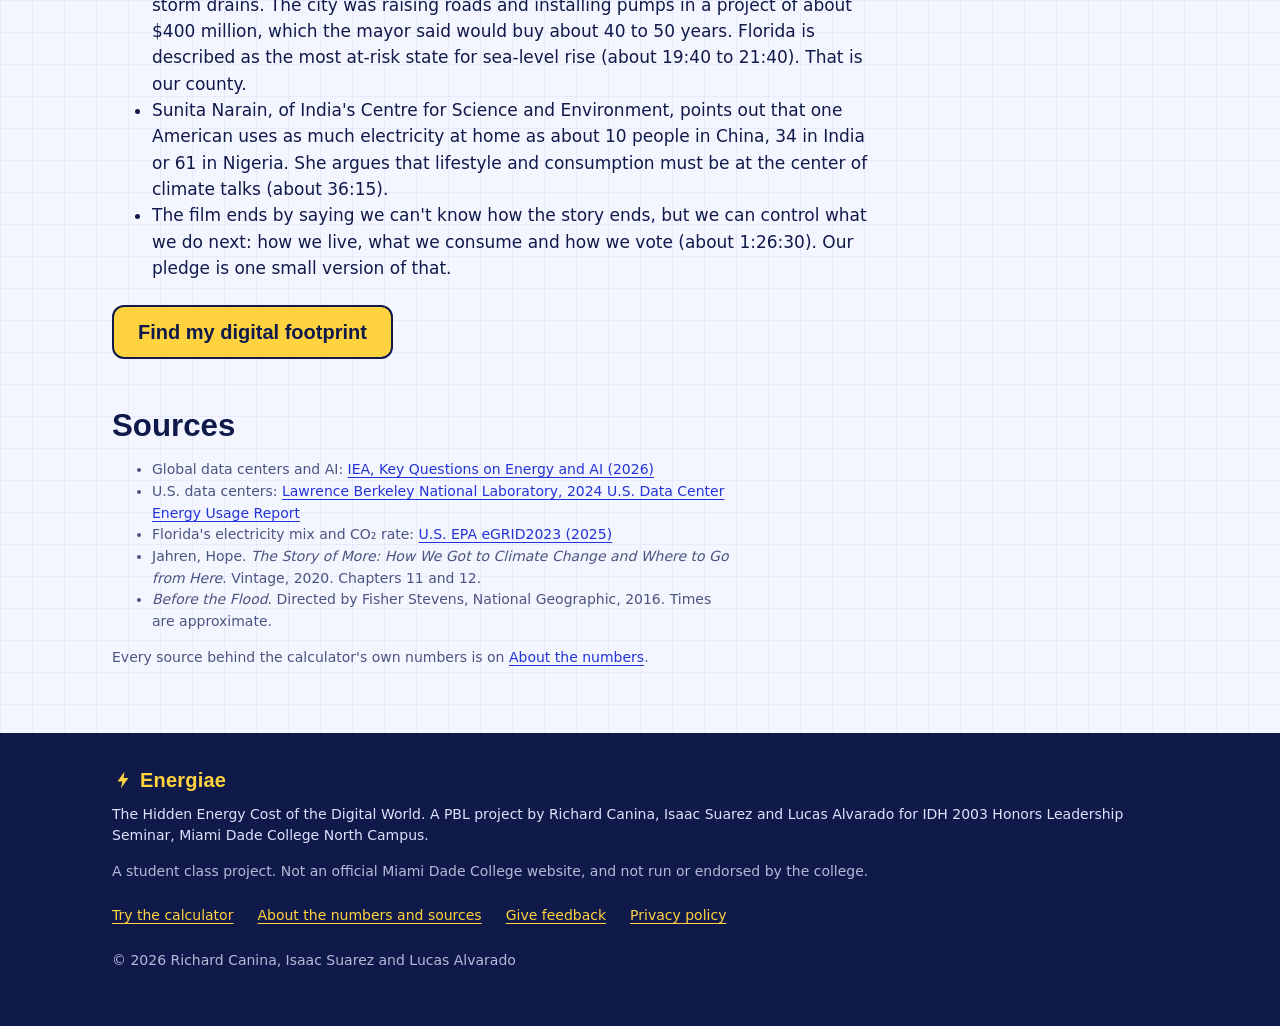
<file: why-it-matters.html>
<!DOCTYPE html>
<html lang="en">
<head>
  <meta charset="UTF-8">
  <meta name="viewport" content="width=device-width, initial-scale=1">
  <title>Why It Matters | Energiae</title>
  <meta name="description" content="The bigger picture behind the Energiae calculator: data-center growth, Florida's electricity, and lessons from The Story of More and Before the Flood.">
  <meta name="theme-color" content="#2433D6">
  <!-- Link preview card (same image as the calculator; see index.html) -->
  <meta property="og:type" content="article">
  <meta property="og:site_name" content="Energiae">
  <meta property="og:url" content="https://energiae-calculator.netlify.app/why-it-matters.html">
  <meta property="og:title" content="Why it matters | Energiae">
  <meta property="og:description" content="The bigger picture behind the Energiae calculator: data-center growth, Florida's electricity, and lessons from The Story of More and Before the Flood.">
  <meta property="og:image" content="https://energiae-calculator.netlify.app/images/og-image.jpg">
  <meta property="og:image:width" content="1200">
  <meta property="og:image:height" content="630">
  <meta property="og:image:alt" content="Energiae digital energy calculator: What does your screen time cost the grid?">
  <meta name="twitter:card" content="summary_large_image">
  <link rel="icon" href="data:image/svg+xml,%3Csvg xmlns='http://www.w3.org/2000/svg' viewBox='0 0 32 32'%3E%3Crect width='32' height='32' rx='7' fill='%232433D6'/%3E%3Cpath d='M18 4 8 18h7l-2 10 11-15h-7z' fill='%23FFD23F'/%3E%3C/svg%3E">
  <link rel="stylesheet" href="styles.css">
  <script>
    // Runs before the page is drawn. If the page is about to switch to Spanish, hide it for a moment
    // so English doesn't flash first. Same rule as pickLanguage() in app.js; applyLanguage() shows the
    // page again, and a 3-second fallback shows it even if something goes wrong.
    (function () {
      var lang = new URLSearchParams(location.search).get("lang");
      if (lang !== "en" && lang !== "es") {
        try { lang = localStorage.getItem("energiae-lang"); } catch (e) { lang = null; }
      }
      if (lang !== "en" && lang !== "es") {
        lang = (navigator.language || "en").toLowerCase().indexOf("es") === 0 ? "es" : "en";
      }
      if (lang === "es") {
        document.documentElement.classList.add("i18n-pending");
        setTimeout(function () { document.documentElement.classList.remove("i18n-pending"); }, 3000);
      }
    })();
  </script>
</head>
<body data-title-key="doc.whyTitle">
  <header class="site-header">
    <a class="wordmark" href="index.html#home" aria-label="Energiae home" data-i18n-aria="nav.home">
      <svg class="wordmark-bolt" viewBox="0 0 32 32" aria-hidden="true"><path d="M18 4 8 18h7l-2 10 11-15h-7z"/></svg>
      Energiae
    </a>
    <div class="header-actions">
      <a class="header-link" href="index.html" data-i18n="nav.back">Back to the calculator</a>
      <button type="button" class="lang-toggle" id="lang-toggle" lang="es" data-i18n="lang.switch" data-i18n-aria="lang.switchAria">Español</button>
    </div>
  </header>

  <!-- Numbers in <span data-c> and <span data-calc> are filled in by app.js from data/coefficients.js,
       the same file the calculator uses, so they always match. -->
  <main class="page prose" lang="en">
    <p class="lang-note" lang="es" data-show-lang="es" data-i18n="about.englishOnly" hidden></p>
    <h1>Why it matters</h1>
    <p class="lede">The calculator measures one person's year. This page zooms out: how much electricity data centers use, where Florida's power comes from, and what a book and a film taught us about using more.</p>

    <h2>The bigger picture</h2>
    <p>Data centers around the world used about <span data-c="context.globalDataCentersTWh2025"></span> TWh of electricity in 2025, and the International Energy Agency expects about <span data-c="context.globalDataCentersTWh2030"></span> TWh by 2030. Data centers focused on AI grew <span data-c="context.aiDataCenterGrowth2025Pct"></span>% in 2025 alone.</p>
    <p>In the United States, data centers used <span data-c="context.usDataCentersTWh2023"></span> TWh in 2023, which was <span data-c="context.usDataCentersSharePct2023"></span>% of all U.S. electricity. Lawrence Berkeley National Laboratory expects <span data-c="context.usDataCentersSharePct2028Low"></span>% to <span data-c="context.usDataCentersSharePct2028High" data-digits="0"></span>% by 2028.</p>
    <p>Here in Florida, <span data-c="context.floridaMixPct.gas"></span>% of electricity came from natural gas in <span data-c="context.floridaMixYear" data-raw></span>, <span data-c="context.floridaMixPct.nuclear"></span>% from nuclear, <span data-c="context.floridaMixPct.solar"></span>% from solar, <span data-c="context.floridaMixPct.coal"></span>% from coal and <span data-c="context.floridaMixPct.other"></span>% from other sources. (The calculator rounds these to whole numbers.) That is why each kWh on Florida's grid comes with about <span data-calc="kgPerKWh" data-digits="2"></span> kg of CO₂.</p>

    <h2>Lessons from a book and a film</h2>

    <h3>The Story of More, Chapter 11: Moving Around</h3>
    <p>Hope Jahren remembers when Skype arrived in 2003, and people predicted that face-to-face meetings were finished. Instead, Americans now take almost two million more flights a year than they did in 2003. She tells a similar story about cars. After the 1973 oil embargo, engineers made engines about 50% more efficient by 1980. Americans then switched to minivans, SUVs and pickups, and by 2000 average fuel efficiency was lower than twenty years earlier. Jahren calls this a fork in the road where we chose the Story of More over a Story of Enough.</p>
    <p>Digital technology repeats the pattern. Each video call, song or AI answer keeps getting more efficient, yet total data-center electricity is on track to roughly double by 2030. Efficiency alone doesn't lower the total if we keep using more.</p>

    <h3>The Story of More, Chapter 12: The Plants We Burn</h3>
    <p>Almost 90% of the energy used on Earth comes from burning coal, oil and natural gas. Jahren warns about how we talk about it:</p>
    <blockquote>"the American conversation about oil, gas, and coal is never about how much we use, only about where we can get more."</blockquote>
    <p>She makes the point with her friend Brian, who smoked for twenty years. Cigarettes took a smaller share of his salary over time, but the number he smoked each week rose sevenfold. Energy works the same way: fossil fuels fell from 94% to 85% of the world's energy in fifty years, while the total amount burned more than doubled.</p>
    <p>That's why this calculator shows your <em>total</em> kWh, not just how efficient each app is. It asks how much we use.</p>

    <h3>Before the Flood (National Geographic, 2016)</h3>
    <ul>
      <li>The film explains that coal and natural gas generate most of our electricity (about 8:35). In Florida, that mostly means natural gas.</li>
      <li>It visits Miami Beach, where "sunny-day flooding" pushes seawater up through the storm drains. The city was raising roads and installing pumps in a project of about $400 million, which the mayor said would buy about 40 to 50 years. Florida is described as the most at-risk state for sea-level rise (about 19:40 to 21:40). That is our county.</li>
      <li>Sunita Narain, of India's Centre for Science and Environment, points out that one American uses as much electricity at home as about 10 people in China, 34 in India or 61 in Nigeria. She argues that lifestyle and consumption must be at the center of climate talks (about 36:15).</li>
      <li>The film ends by saying we can't know how the story ends, but we can control what we do next: how we live, what we consume and how we vote (about 1:26:30). Our pledge is one small version of that.</li>
    </ul>

    <div class="actions">
      <a class="btn btn-primary btn-fit" href="index.html">Find my digital footprint</a>
    </div>

    <h2>Sources</h2>
    <ul class="cite">
      <li>Global data centers and AI: <a href="https://www.iea.org/reports/key-questions-on-energy-and-ai/executive-summary">IEA, Key Questions on Energy and AI (2026)</a></li>
      <li>U.S. data centers: <a href="https://eta-publications.lbl.gov/sites/default/files/2024-12/lbnl-2024-united-states-data-center-energy-usage-report_1.pdf">Lawrence Berkeley National Laboratory, 2024 U.S. Data Center Energy Usage Report</a></li>
      <li>Florida's electricity mix and CO₂ rate: <a href="https://www.epa.gov/egrid/summary-data">U.S. EPA eGRID2023 (2025)</a></li>
      <li>Jahren, Hope. <cite>The Story of More: How We Got to Climate Change and Where to Go from Here</cite>. Vintage, 2020. Chapters 11 and 12.</li>
      <li><cite>Before the Flood</cite>. Directed by Fisher Stevens, National Geographic, 2016. Times are approximate.</li>
    </ul>
    <p class="cite">Every source behind the calculator's own numbers is on <a href="about.html">About the numbers</a>.</p>
  </main>

  <footer class="site-footer">
    <p class="wordmark wordmark-small">
      <svg class="wordmark-bolt" viewBox="0 0 32 32" aria-hidden="true"><path d="M18 4 8 18h7l-2 10 11-15h-7z"/></svg>
      Energiae
    </p>
    <p data-i18n="footer.project">The Hidden Energy Cost of the Digital World. A PBL project by Richard Canina, Isaac Suarez and Lucas Alvarado for IDH 2003 Honors Leadership Seminar, Miami Dade College North Campus.</p>
    <p class="footer-disclaimer" data-i18n="footer.disclaimer">A student class project. Not an official Miami Dade College website, and not run or endorsed by the college.</p>
    <p class="footer-links"><a href="index.html" data-i18n="footer.tryCalc">Try the calculator</a><a href="about.html" data-i18n="footer.about">About the numbers and sources</a><a href="index.html#feedback" data-i18n="footer.feedback">Give feedback</a><a href="privacy.html" data-i18n="footer.privacy">Privacy policy</a></p>
    <p class="footer-copyright" data-i18n="footer.copyright">© 2026 Richard Canina, Isaac Suarez and Lucas Alvarado</p>
  </footer>

  <script src="data/coefficients.js"></script>
  <script src="data/strings.js"></script>
  <script src="app.js"></script>
</body>
</html>
</file>
<file: styles.css>
/*
 * styles.css — Energiae digital energy calculator
 * Mobile-first: base styles are for phones; wider screens are added in @media blocks at the end.
 * Look: a utility meter. Ultramarine "grid" blue + live-wire "volt" yellow.
 * Fonts: the DIN-style fonts already on most devices (no downloads).
 */

/* ---------- Design tokens ---------- */
:root {
  --grid: #2433D6;      /* ultramarine: brand, results card */
  --grid-deep: #16209A; /* darker blue: meter digit boxes */
  --volt: #FFD23F;      /* live-wire yellow: accents, primary button */
  --ink: #101A4A;       /* navy text */
  --paper: #F4F6FF;     /* cool page background */
  --white: #FFFFFF;
  --mist: #DDE2FB;      /* lines, empty slider track */
  --slate: #4A5480;     /* secondary text */
  --error: #B3261E;
  --grid-line: rgba(36, 51, 214, 0.06); /* faint graph-paper lines on the page */

  --font-display: "Bahnschrift", "DIN Alternate", "DIN Condensed", "Roboto Condensed", "Arial Narrow", sans-serif;
  --font-body: system-ui, -apple-system, "Segoe UI", Roboto, "Helvetica Neue", Arial, sans-serif;

  /* Type scale (ratio 1.25) */
  --step--1: 0.875rem;
  --step-0: 1rem;
  --step-1: 1.25rem;
  --step-2: 1.5625rem;
  --step-3: 1.953rem;
  --step-4: 2.441rem;

  --gutter: 16px;
  --radius: 12px;
}

/* ---------- Base ---------- */
*, *::before, *::after { box-sizing: border-box; }

html { -webkit-text-size-adjust: 100%; }

body {
  margin: 0;
  /* Faint "grid" lines, like graph paper: a nod to the electric grid. */
  background-color: var(--paper);
  background-image:
    linear-gradient(var(--grid-line) 1px, transparent 1px),
    linear-gradient(90deg, var(--grid-line) 1px, transparent 1px);
  background-size: 32px 32px;
  color: var(--ink);
  font-family: var(--font-body);
  font-size: 1.0625rem;
  line-height: 1.55;
}

h1, h2, h3, legend, .wordmark, .btn, .meter, .card-stats dd {
  font-family: var(--font-display);
  font-stretch: condensed;
}

h1, h2, h3 { line-height: 1.1; margin: 0 0 0.5em; }
h2 { font-size: var(--step-3); }
h3 { font-size: var(--step-1); }
p { margin: 0 0 1em; }
a { color: var(--grid); text-underline-offset: 3px; }
[hidden] { display: none !important; }
.i18n-pending body { visibility: hidden; } /* see the small script in <head>: avoids a flash of English */

:focus-visible {
  outline: 3px solid var(--grid);
  outline-offset: 3px;
}
h1:focus, h2:focus { outline: none; } /* headings get focus only so screen readers announce the new step */

.visually-hidden {
  position: absolute !important;
  width: 1px; height: 1px;
  margin: -1px; padding: 0; overflow: hidden;
  clip: rect(0 0 0 0); white-space: nowrap; border: 0;
}

.honeypot { position: absolute; left: -9999px; }

/* ---------- Category icons ---------- */
.icon-sprite { position: absolute; width: 0; height: 0; overflow: hidden; }
.icon {
  width: 1.25em;
  height: 1.25em;
  margin-right: 0.4em;
  vertical-align: -0.28em;
  fill: none;
  stroke: currentColor;
  stroke-width: 2;
  stroke-linecap: round;
  stroke-linejoin: round;
}
.field > label .icon, .choice > legend .icon, .field-note .icon, .tips strong .icon { color: var(--grid); }

/* ---------- Header and footer ---------- */
.site-header {
  display: flex;
  align-items: center;
  justify-content: space-between;
  gap: 12px;
  padding: 14px var(--gutter);
  max-width: 1120px;
  margin: 0 auto;
}

.wordmark {
  display: inline-flex;
  align-items: center;
  gap: 6px;
  font-size: var(--step-2);
  font-weight: 700;
  color: var(--grid);
  text-decoration: none;
  letter-spacing: 0.01em;
}

.wordmark-bolt {
  width: 1.1em;
  height: 1.1em;
  fill: var(--volt);
  stroke: var(--ink);
  stroke-width: 1.6;
  stroke-linejoin: round;
}

.header-link {
  font-weight: 600;
  padding: 10px 4px; /* bigger tap area */
}
.site-header { flex-wrap: wrap; }
.header-actions { display: flex; align-items: center; gap: 16px; }

/* Language switch: shows the other language, written in that language ("Español" / "English") */
.lang-toggle {
  min-height: 44px;
  padding: 0 14px;
  border: 2px solid var(--grid);
  border-radius: 999px;
  background: var(--white);
  color: var(--grid);
  font: 600 var(--step-0) var(--font-body);
  cursor: pointer;
}
.lang-toggle:hover { background: var(--mist); }
.lang-note { background: var(--white); border-left: 5px solid var(--volt); padding: 10px 14px; }

/* On narrow phones there's no room for everything: the welcome screen and footer already link to both pages. */
@media (max-width: 439px) {
  .header-link-optional { display: none; }
}
@media (max-width: 639px) {
  .header-link-wide { display: none; } /* "Why it matters" needs a little more room */
}
.btn-primary.btn-fit { flex: 0 0 auto; } /* a single button that's only as wide as its text */

.site-footer {
  background: var(--ink);
  color: var(--mist);
  padding: 32px var(--gutter) 40px;
  margin-top: 64px;
  font-size: var(--step--1);
}
.site-footer > * { max-width: calc(1120px - 2 * var(--gutter)); margin-left: auto; margin-right: auto; }
.site-footer a { color: var(--volt); }
.footer-disclaimer { color: rgba(221, 226, 251, 0.8); } /* "Not an official Miami Dade College website" */
.footer-copyright { margin-top: 16px; color: rgba(221, 226, 251, 0.8); }
.footer-links { display: flex; flex-wrap: wrap; gap: 8px 24px; }
.footer-links a { padding: 8px 0; } /* bigger tap area */
.wordmark-small { font-size: var(--step-1); color: var(--volt); margin-bottom: 8px; display: flex; }
.site-footer .wordmark-bolt { stroke: none; }

/* ---------- Page ---------- */
.page {
  max-width: 1120px;
  margin: 0 auto;
  padding: 8px var(--gutter) 0;
}

.intro h2 {
  font-size: clamp(2.1rem, 9.4vw, 4.4rem); /* the Spanish headline is longer, so it stays a bit smaller on phones */
  font-weight: 700;
  line-height: 0.98;
  max-width: 18ch;
  margin: 12px 0 16px;
}

.lede { font-size: var(--step-1); line-height: 1.45; max-width: 36ch; color: var(--ink); text-wrap: pretty; /* avoids a single word alone on the last line */ }

/* Welcome screen (step 0) */
/* One column on phones; text on the left and illustration on the right on desktop */
.welcome {
  display: grid;
  grid-template-columns: minmax(0, 1fr);
  grid-template-areas: "title" "facts" "art" "features" "actions" "how" "privacy" "line";
}
.welcome > h2 { grid-area: title; }
.welcome > .lede { grid-area: facts; font-size: 1.0625rem; max-width: 46ch; }
.welcome-art { grid-area: art; width: 100%; max-width: 190px; margin: -4px auto 6px; } /* small on phones so the button stays on screen */
.welcome-art img { display: block; width: 100%; height: auto; } /* transparent background, so it sits right on the page */
.welcome > .actions { grid-area: actions; margin: 0 0 8px; }
.welcome-how { grid-area: how; font-weight: 600; margin-bottom: 4px; display: flex; flex-wrap: wrap; gap: 4px 24px; }
.welcome-how a { padding: 6px 0; } /* bigger tap area */
.welcome > .privacy { grid-area: privacy; }
.welcome > .power-line { grid-area: line; margin: 16px 0 0; }

/* Feature card: three things you get */
.welcome-features {
  grid-area: features;
  list-style: none;
  margin: 4px 0 18px;
  padding: 4px 16px;
  background: var(--white);
  border: 2px solid var(--mist);
  border-radius: 16px;
}
.welcome-features li { display: flex; align-items: center; gap: 14px; padding: 10px 0; }
.welcome-features li + li { border-top: 1px solid var(--mist); }
.welcome-features strong { display: block; line-height: 1.3; }
.welcome-features li > span > span { display: block; color: var(--slate); font-size: var(--step--1); line-height: 1.4; }
.feature-icon {
  flex: none;
  width: 34px;
  height: 34px;
  color: var(--grid);
  fill: none;
  stroke: currentColor;
  stroke-width: 1.7;
  stroke-linecap: round;
  stroke-linejoin: round;
}

/* Arrow on the start button */
.btn-arrow { width: 1.1em; height: 1.1em; margin-left: 10px; fill: none; stroke: currentColor; stroke-width: 2.4; stroke-linecap: round; stroke-linejoin: round; }

/* Step 1 heading */
.habits-head h2 { font-size: var(--step-4); margin-bottom: 8px; }
.habits-head { margin-bottom: 20px; }
.privacy { color: var(--slate); font-size: var(--step--1); }

/* Power line: a pulse of "current" runs along the wire every few seconds (off when reduced motion is on). */
.power-line { display: block; width: 100%; height: 44px; margin: 4px 0 -8px; overflow: visible; }
.power-line .wire,
.power-line .pole { fill: none; stroke: var(--ink); stroke-width: 2; stroke-linecap: round; }
.power-line .insulator { fill: var(--volt); stroke: var(--ink); stroke-width: 2; }
.power-line .pulse {
  fill: none;
  stroke: var(--volt);
  stroke-width: 4;
  stroke-linecap: round;
  stroke-dasharray: 8 120; /* one short dash; the gap is longer than the whole path (100), so no second dash ever shows */
  stroke-dashoffset: 10;
  filter: drop-shadow(0 0 5px rgba(255, 210, 63, 0.95));
  animation: current-pulse 4s cubic-bezier(0.45, 0, 0.35, 1) 0.5s infinite both;
}
/* Each 4 s loop: the pulse travels the wire (first 60%), then rests off the wire before the next one. */
@keyframes current-pulse {
  0% { stroke-dashoffset: 10; }
  60%, 100% { stroke-dashoffset: -102; }
}

/* Progress: a real 3-step sequence, so it is numbered. */
.progress {
  list-style: none;
  counter-reset: step;
  display: flex;
  gap: 6px;
  padding: 0;
  margin: 24px 0 28px;
  font-size: var(--step--1);
  color: var(--slate);
}
.progress li {
  flex: 1;
  counter-increment: step;
  border-top: 5px solid var(--mist);
  padding-top: 6px;
}
.progress li::before { content: counter(step) ". "; }
.progress li[aria-current],
.progress li:has(~ li[aria-current]) {
  border-top-color: var(--grid);
  color: var(--ink);
}
.progress li[aria-current] { font-weight: 700; }

/* ---------- Form groups (step 1) ---------- */
fieldset { border: 0; margin: 0; padding: 0; min-width: 0; }

.group {
  padding: 8px 0 28px;
  margin-bottom: 20px;
  border-bottom: 1px solid var(--mist);
}
.group > legend {
  font-size: var(--step-3);
  font-weight: 700;
  margin-bottom: 12px;
  padding: 0;
}

.field { margin: 0 0 22px; }
.field > label,
.choice > legend {
  display: block;
  font-weight: 600;
  margin-bottom: 8px;
  font-family: var(--font-body);
  font-stretch: normal;
  font-size: var(--step-0);
}
.hint { display: block; font-weight: 400; color: var(--slate); font-size: var(--step--1); }
.field-note { font-weight: 600; margin-bottom: 8px; }

/* Sliders */
.slider-row { display: flex; align-items: center; gap: 14px; }
.slider-row output {
  min-width: 5.5em;
  text-align: right;
  font-family: var(--font-display);
  font-stretch: condensed;
  font-size: var(--step-1);
  font-weight: 700;
  font-variant-numeric: tabular-nums;
}

input[type="range"] {
  --fill: 0%;
  flex: 1;
  height: 44px; /* tap area */
  margin: 0;
  background: transparent;
  -webkit-appearance: none;
  appearance: none;
  cursor: pointer;
}
input[type="range"]::-webkit-slider-runnable-track {
  height: 10px;
  border-radius: 5px;
  background: linear-gradient(to right, var(--grid) var(--fill), var(--mist) var(--fill));
}
input[type="range"]::-moz-range-track { height: 10px; border-radius: 5px; background: var(--mist); }
input[type="range"]::-moz-range-progress { height: 10px; border-radius: 5px; background: var(--grid); }
input[type="range"]::-webkit-slider-thumb {
  -webkit-appearance: none;
  width: 30px; height: 30px;
  margin-top: -10px;
  border-radius: 50%;
  background: var(--volt);
  border: 3px solid var(--ink);
}
input[type="range"]::-moz-range-thumb {
  width: 24px; height: 24px;
  border-radius: 50%;
  background: var(--volt);
  border: 3px solid var(--ink);
}

/* Segmented choices (quality, platform) */
.segmented { display: flex; gap: 6px; }
.segmented label { flex: 1; position: relative; }
.segmented input { position: absolute; opacity: 0; inset: 0; margin: 0; cursor: pointer; }
.segmented span {
  display: flex;
  align-items: center;
  justify-content: center;
  min-height: 48px;
  border: 2px solid var(--mist);
  border-radius: var(--radius);
  background: var(--white);
  font-weight: 600;
}
.segmented input:checked + span { background: var(--grid); border-color: var(--grid); color: var(--white); }
.segmented input:focus-visible + span { outline: 3px solid var(--grid); outline-offset: 3px; }
/* Four longer choices (where you watch): two per row on phones, one row on wider screens */
.segmented-4 { flex-wrap: wrap; }
.segmented-4 label { flex: 1 1 calc(50% - 3px); }
.segmented-4 span { padding: 4px 8px; text-align: center; line-height: 1.2; }
@media (min-width: 600px) { .segmented-4 label { flex-basis: 0; } }

/* Video: "Where do you watch?" takes several answers (checkboxes), so ticked ones show a check mark */
.sub-question { margin: 0 0 8px; font-weight: 600; }
.segmented input[type="checkbox"]:checked + span::before { content: "✓"; margin-right: 6px; }
/* One hours slider per ticked screen, tucked under the choices */
.video-on { margin-top: 14px; padding-left: 12px; border-left: 3px solid var(--mist); }
.video-on > label { display: block; font-weight: 600; margin-bottom: 2px; }
.video-on:not([hidden]), #quality-field:not([hidden]) { animation: details-in 0.2s ease-out; }
@media (prefers-reduced-motion: reduce) { .video-on:not([hidden]), #quality-field:not([hidden]) { animation: none; } }

/* Number steppers */
.stepper { display: inline-flex; align-items: stretch; }
.stepper input {
  width: 5.5em;
  min-height: 48px;
  border: 2px solid var(--mist);
  border-left: 0;
  border-right: 0;
  text-align: center;
  font: 700 var(--step-1) var(--font-display);
  font-stretch: condensed;
  font-variant-numeric: tabular-nums;
  color: var(--ink);
  background: var(--white);
  -moz-appearance: textfield;
}
.stepper input::-webkit-inner-spin-button,
.stepper input::-webkit-outer-spin-button { -webkit-appearance: none; margin: 0; }
.step-btn {
  width: 48px;
  min-height: 48px;
  border: 2px solid var(--mist);
  background: var(--white);
  color: var(--grid);
  font-size: 1.5rem;
  font-weight: 700;
  cursor: pointer;
}
.step-btn:first-child { border-radius: var(--radius) 0 0 var(--radius); }
.step-btn:last-child { border-radius: 0 var(--radius) var(--radius) 0; }
.step-btn:active { background: var(--mist); }

/* Devices: label on the left, stepper on the right, one row each */
.device-row { display: grid; gap: 10px; max-width: 340px; }
.device-row .field { display: flex; align-items: center; justify-content: space-between; gap: 12px; margin: 0; }
.device-row .field > label { margin: 0; }
.device-row .stepper input { width: 3.5em; }

/* A typed number that's empty, a decimal or out of range (app.js adds the message under the box) */
.field-error { margin: 6px 0 0; color: var(--error); font-size: var(--step--1); font-weight: 600; }
.choice-error { margin: 0 0 8px; } /* "Choose one of these options.": sits between the question and its answers */
.device-row .field { flex-wrap: wrap; }
.device-row .field-error { flex-basis: 100%; margin: 0; text-align: right; }
.stepper input[aria-invalid] { border-color: var(--error); background: #FFF4F3; color: var(--error); }

.overlap-note { color: var(--slate); font-size: var(--step--1); }

/* ---------- Step 1 in 4 sections ---------- */
#step-habits { max-width: 720px; margin: 0 auto; } /* one section at a time: a centered, comfortable reading width on desktop */
.habit-page { margin-bottom: 8px; }
.habit-page:focus { outline: none; } /* focus is moved here only so screen readers announce the section */
.habit-nav { display: flex; align-items: center; justify-content: space-between; gap: 12px; }
.habit-dots { display: flex; gap: 2px; }
.habit-dot {
  width: 36px;
  height: 44px; /* tap area; the visible dot is drawn below */
  padding: 0;
  border: 0;
  background: transparent;
  cursor: pointer;
  position: relative;
}
.habit-dot::after {
  content: "";
  position: absolute;
  left: 50%;
  top: 50%;
  width: 12px;
  height: 12px;
  transform: translate(-50%, -50%);
  border-radius: 999px;
  background: var(--mist);
  border: 2px solid var(--grid);
  transition: width 0.2s;
}
.habit-dot[aria-current]::after { width: 26px; background: var(--grid); }
.habit-count { margin: 0; color: var(--slate); font-size: var(--step--1); font-weight: 600; }
/* Dots + Back/Next are pinned together to the bottom of the screen, so they're always in reach and never half-covered */
.habit-footer {
  position: sticky;
  bottom: 0;
  z-index: 4;
  margin-top: 8px;
  padding: 4px 0 max(12px, env(safe-area-inset-bottom));
  background: var(--paper);
  box-shadow: 0 -1px 0 var(--mist);
}
.actions.habit-actions { flex-wrap: nowrap; margin: 4px 0 0; } /* Back and Next share one row */
/* Running total while editing after the results */
.habit-live { margin: 4px 0 0; color: var(--grid); font-size: var(--step--1); font-weight: 700; font-variant-numeric: tabular-nums; }
/* "You haven't changed any answers yet" (once, before the first results) */
/* "Nothing changed yet" pop-up: centered by the browser (showModal), with the page dimmed behind it */
.confirm-dialog {
  width: min(440px, calc(100% - 2 * var(--gutter)));
  padding: 0; /* the padding is on .confirm-box, so a tap on the dialog itself means "outside the box" */
  border: 0;
  border-radius: 18px;
  background: var(--white);
  color: var(--ink);
  box-shadow: 0 18px 48px rgba(16, 26, 74, 0.35);
}
.confirm-dialog::backdrop { background: rgba(16, 26, 74, 0.6); } /* dims everything else */
.confirm-box { padding: 24px 22px 20px; border-top: 6px solid var(--volt); border-radius: 18px; }
.confirm-box h2 { margin: 0 0 8px; font-size: var(--step-2); }
.confirm-box p { margin: 0; font-size: var(--step-1); line-height: 1.4; }
.confirm-actions { display: flex; flex-wrap: wrap; gap: 10px; margin-top: 20px; }
.confirm-actions .btn { flex: 1 1 100%; }
.confirm-dialog[open] { animation: dialog-in 0.18s ease-out; }
@keyframes dialog-in { from { opacity: 0; transform: translateY(8px) scale(0.98); } }
@media (prefers-reduced-motion: reduce) { .confirm-dialog[open] { animation: none; } }
/* WCAG 2.4.11: keep keyboard-focused fields from hiding behind the pinned bar */
html:has(#step-habits:not([hidden])) { scroll-padding-bottom: 140px; }
html:has(#habit-live:not([hidden])) { scroll-padding-bottom: 170px; } /* the bar is one line taller while editing */
.habit-actions .btn-quiet { flex: 0 0 auto; }
.habit-actions .btn-primary { flex: 1 1 auto; min-width: 0; text-align: center; }

/* ---------- Buttons ---------- */
.actions { display: flex; flex-wrap: wrap; gap: 12px; margin: 24px 0 16px; }
.btn {
  display: inline-flex;
  align-items: center;
  justify-content: center;
  min-height: 54px;
  padding: 0 24px;
  border-radius: var(--radius);
  font-size: var(--step-1);
  font-weight: 700;
  text-decoration: none;
  cursor: pointer;
}
.btn-primary { flex: 1 1 100%; background: var(--volt); color: var(--ink); border: 2px solid var(--ink); }
.btn-primary:hover { background: #FFC300; }
.btn-primary:disabled { opacity: 0.6; cursor: wait; }
.btn-quiet { background: transparent; color: var(--grid); border: 2px solid var(--grid); }
.btn-quiet:hover { background: var(--white); }

/* ---------- Results card (the screenshot) ---------- */
.card {
  background: var(--grid);
  color: var(--white);
  border-radius: 22px;
  padding: 18px 18px 16px;
  max-width: 460px;
}
.card :focus-visible { outline-color: var(--volt); }
.card-head { display: flex; justify-content: space-between; align-items: baseline; gap: 12px; margin-bottom: 12px; }
.card-brand {
  display: flex;
  align-items: center;
  gap: 6px;
  margin: 0;
  font-family: var(--font-display);
  font-stretch: condensed;
  font-weight: 700;
  font-size: var(--step-1);
  color: var(--volt);
}
.card .wordmark-bolt { stroke: none; }
.card-title { font-size: var(--step-2); margin: 0; }

/* Meter: one box per digit, each with a sliding 0–9 strip */
.meter {
  display: flex;
  gap: 6px;
  font-size: clamp(3.2rem, 17vw, 5.6rem);
  font-weight: 700;
  line-height: 1;
  font-variant-numeric: tabular-nums;
}
.digit {
  display: block;
  height: 1.12em;
  width: 0.72em;
  overflow: hidden;
  background: var(--grid-deep);
  border-radius: 8px;
  color: var(--volt);
  text-align: center;
}
.digit-strip { display: flex; flex-direction: column; transition: transform 1.4s cubic-bezier(0.2, 0.8, 0.2, 1); }
.digit-strip span { height: 1.12em; line-height: 1.12em; }
.digit:nth-child(2) .digit-strip { transition-delay: 0.1s; }
.digit:nth-child(3) .digit-strip { transition-delay: 0.2s; }
.digit:nth-child(n+4) .digit-strip { transition-delay: 0.3s; }
.no-anim .digit-strip { transition: none !important; }
.digit-tenth { background: var(--volt); color: var(--ink); }
.meter-point { align-self: flex-end; margin: 0 -2px; line-height: 1; color: var(--volt); }

/* Meter row: digits + spinning disk */
.meter-row { display: flex; align-items: center; gap: 14px; flex-wrap: wrap; }
.disk-wrap { display: flex; flex-direction: column; align-items: center; gap: 4px; }
.disk { width: clamp(58px, 15vw, 84px); height: clamp(58px, 15vw, 84px); overflow: visible; }
.disk-window { fill: var(--grid-deep); stroke: rgba(255, 255, 255, 0.35); stroke-width: 2; }
.disk-plate { fill: var(--mist); }
.disk-mark { fill: var(--ink); }
.disk-hub { fill: var(--grid-deep); }
.disk-spin { transform-box: fill-box; transform-origin: center; }
/* Spins for about 5 s (the number of turns is set in app.js), then holds still. */
.card.is-revealed .disk-spin { animation: disk-turn var(--disk-seconds, 4s) linear var(--disk-delay, 1.6s) var(--disk-turns, 1) forwards; }
.card.is-settled .disk-spin { animation-delay: 0s; } /* coming back to the same results: no second wait */
.card.is-revealed.disk-still .disk-spin { animation: none; } /* 0 W: nothing to show */
@keyframes disk-turn { to { transform: rotate(360deg); } }
.disk-watts { margin: 0; font-size: 0.75rem; font-weight: 600; white-space: nowrap; font-variant-numeric: tabular-nums; }

.meter-unit { margin: 6px 0 12px; font-weight: 600; }

/* "Where did you hear about this?" + "your answers are sent" note, on the last habit section */
.heard-block { margin-top: 20px; }
.heard-block .send-note { margin: 6px 0 0; }

/* "What's a kWh?": tap to open a one-line answer under the big number */
.kwh-help { margin: -8px 0 12px; font-size: var(--step--1); }
.kwh-help summary {
  display: inline-flex;
  align-items: center;
  gap: 6px;
  min-height: 32px; /* easy to tap */
  cursor: pointer;
  list-style: none;
  color: var(--volt);
  font-weight: 600;
  text-decoration: underline dotted;
  text-underline-offset: 3px;
}
.kwh-help summary::-webkit-details-marker { display: none; }
.kwh-help summary::before {
  content: "?";
  display: inline-grid;
  place-items: center;
  width: 1.3em;
  height: 1.3em;
  border: 2px solid currentColor;
  border-radius: 50%;
  font-size: 0.85em;
  line-height: 1;
  text-decoration: none;
}
.kwh-help[open] summary::before { content: "×"; }
.kwh-help p { margin: 2px 0 0; max-width: 52ch; color: rgba(255, 255, 255, 0.92); animation: details-in 0.2s ease-out; }
@media (prefers-reduced-motion: reduce) { .kwh-help p { animation: none; } }

.card-stats { display: grid; gap: 6px; margin: 0 0 14px; }
.card-stats div { display: flex; justify-content: space-between; align-items: baseline; gap: 12px; border-top: 1px solid rgba(255, 255, 255, 0.25); padding-top: 6px; }
.card-stats dt { font-size: var(--step--1); }
.card-stats dd { margin: 0; font-size: var(--step-1); font-weight: 700; white-space: nowrap; font-variant-numeric: tabular-nums; }

/* Florida's power mix strip */
.grid-mix { margin: 0 0 14px; }
.mix-bar { display: flex; gap: 2px; height: 8px; border-radius: 4px; overflow: hidden; }
.mix-bar span { flex-basis: 0; }
.mix-gas, .mix-key { background: var(--volt); }
.mix-rest { background: rgba(255, 255, 255, 0.6); } /* 3.9:1 against the card blue */
.mix-label { margin: 6px 0 0; font-size: 0.75rem; color: rgba(255, 255, 255, 0.85); }
.mix-key { display: inline-block; width: 10px; height: 10px; margin-right: 6px; border-radius: 2px; vertical-align: -1px; }
@media (forced-colors: active) {
  /* High-contrast themes replace the card colours, so use system colours: solid = gas, outlined = the rest. */
  .mix-bar span, .mix-key { forced-color-adjust: none; }
  .mix-gas, .mix-key { background: CanvasText; }
  .mix-rest { background: Canvas; box-shadow: inset 0 0 0 1px CanvasText; }
}

.card-subtitle { font-size: var(--step-1); margin: 0 0 8px; }
.bars { list-style: none; margin: 0 0 12px; padding: 0; display: grid; gap: 4px; }
.bars li {
  display: grid;
  grid-template-columns: 1fr auto;
  column-gap: 8px;
  font-size: 0.8125rem;
}
.bar-value { font-variant-numeric: tabular-nums; font-weight: 600; }
.bar-track { grid-column: 1 / -1; height: 6px; border-radius: 3px; background: rgba(255, 255, 255, 0.18); margin-top: 2px; }
.bar-fill { display: block; height: 100%; border-radius: 3px; background: var(--volt); transform: scaleX(0); transform-origin: left center; }
.card.is-revealed .bar-fill {
  transform: scaleX(1);
  transition: transform 0.7s cubic-bezier(0.2, 0.8, 0.2, 1) calc(1.1s + var(--i, 0) * 90ms); /* biggest bar first */
}
.bar-label .icon { width: 1.05em; height: 1.05em; margin-right: 0.35em; vertical-align: -0.2em; color: var(--volt); }
.card-foot { margin: 0; font-size: 0.75rem; color: rgba(255, 255, 255, 0.8); }

/* Share / download the card as an image */
.share-actions { display: flex; flex-wrap: wrap; gap: 10px; max-width: 460px; margin: 12px 0 0; }
.share-actions .btn { flex: 1 1 180px; min-height: 48px; padding: 0 16px; font-size: var(--step-0); gap: 8px; }
.btn-icon { width: 1.25em; height: 1.25em; flex: none; fill: none; stroke: currentColor; stroke-width: 2.2; stroke-linecap: round; stroke-linejoin: round; }

/* ---------- Results side: question, tips ---------- */
.results-side { margin-top: 28px; }
.expectation > legend { font-size: var(--step-2); }

.choice-list, .pledge-list { display: grid; gap: 8px; }
.choice-list label, .pledge {
  display: flex;
  flex-wrap: wrap;
  align-items: center;
  gap: 4px 12px;
  min-height: 52px;
  padding: 10px 14px;
  background: var(--white);
  border: 2px solid var(--mist);
  border-radius: var(--radius);
  cursor: pointer;
}
.choice-list input, .pledge input { width: 22px; height: 22px; margin: 0; accent-color: var(--grid); flex: none; }
.choice-list label:has(input:checked), .pledge:has(input:checked) { border-color: var(--grid); background: #EEF0FF; }
.pledge-text { flex: 1; font-weight: 600; }
.pledge-save { flex-basis: 100%; padding-left: 34px; color: var(--slate); font-size: var(--step--1); }

.tips { margin-top: 8px; }
.tips ol { padding-left: 1.3em; margin: 0; }
.tips li { margin-bottom: 14px; max-width: 60ch; }
.tips li p { margin: 2px 0 0; }
.tip-kwh { color: var(--slate); font-size: var(--step--1); white-space: nowrap; }
.screenshot-hint { color: var(--slate); font-size: var(--step--1); margin: 0; }

/* ---------- Pledge step ---------- */
#step-pledge > h2 { font-size: var(--step-4); }

/* Mini meter on the pledge step: stays in view while you scroll the options */
.pledge-meter {
  position: sticky;
  top: 8px;
  z-index: 5;
  margin: 0 0 16px;
  padding: 12px 16px;
  background: var(--grid);
  color: var(--white);
  border-radius: 16px;
  box-shadow: 0 6px 18px rgba(16, 26, 74, 0.2); /* separates it from the list scrolling underneath */
}
/* WCAG 2.4.11: when the pledge step is showing, scroll focused items below the sticky meter.
   --sticky-h is measured by app.js; 11rem is the fallback. */
html:has(#step-pledge:not([hidden])) { scroll-padding-top: var(--sticky-h, 11rem); }
@media (max-height: 520px) {
  /* Landscape phones and big zoom: a sticky box would cover too much of the screen. */
  .pledge-meter { position: static; box-shadow: none; }
  html:has(#step-pledge:not([hidden])) { scroll-padding-top: 0; }
}
.pledge-meter-label { margin: 0 0 6px; font-size: var(--step--1); font-weight: 600; color: var(--volt); }
.pledge-meter-row { display: flex; align-items: center; gap: 14px; flex-wrap: wrap; }
.meter-small { font-size: 2.6rem; gap: 4px; }
.meter-small .digit { border-radius: 6px; }
.pledge-change { flex: 1; min-width: 10em; margin: 0; font-weight: 600; font-size: var(--step--1); }
.select-field { margin-top: 24px; }
select,
.heard-details input {
  width: 100%;
  max-width: 420px;
  min-height: 52px;
  padding: 0 12px;
  font: inherit;
  color: var(--ink);
  background: var(--white);
  border: 2px solid var(--mist);
  border-radius: var(--radius);
}
/* "Would you like to add more details?": appears under the list for some answers */
.heard-details { margin-top: -6px; }
.heard-details:not([hidden]) { animation: details-in 0.2s ease-out; }
@keyframes details-in { from { opacity: 0; transform: translateY(-4px); } }
@media (prefers-reduced-motion: reduce) { .heard-details:not([hidden]) { animation: none; } }
.form-error { color: var(--error); font-weight: 600; }
.preview-note { background: var(--white); border-left: 5px solid var(--volt); padding: 10px 14px; }

#step-thanks > h2 { font-size: var(--step-4); }
/* "If 1,000 students made this pledge…" */
.collective { max-width: 60ch; margin: 0 0 16px; padding: 12px 16px; background: var(--white); border-left: 5px solid var(--grid); font-weight: 600; }

/* ---------- Feedback ---------- */
.feedback {
  max-width: 720px;
  margin: 40px 0 0;
  padding: 20px 18px 4px;
  background: var(--white);
  border: 2px solid var(--mist);
  border-radius: 16px;
  scroll-margin-top: 16px; /* a little space above it when the footer link scrolls here */
}
.feedback h2 { font-size: var(--step-3); }
textarea {
  display: block;
  width: 100%;
  min-height: 110px;
  padding: 10px 12px;
  font: inherit;
  color: var(--ink);
  background: var(--white);
  border: 2px solid var(--mist);
  border-radius: var(--radius);
  resize: vertical;
}
.char-count { margin: 6px 0 0; font-size: var(--step--1); color: var(--slate); }

/* ---------- About page ---------- */
/* Keep the page's left edge, but limit line length for reading. */
.prose > * { max-width: 70ch; }
.prose > .table-wrap { max-width: 100%; }
.prose h1 { font-size: clamp(2.2rem, 9vw, 3.6rem); line-height: 1; margin: 12px 0 16px; }
.prose h2 { margin-top: 1.6em; }
.prose h3 { margin-top: 1.4em; }
.formula {
  background: var(--white);
  border-left: 5px solid var(--grid);
  padding: 12px 14px;
  margin: 0 0 1em;
  font-variant-numeric: tabular-nums;
  overflow-wrap: anywhere;
}
.table-wrap { overflow-x: auto; margin: 0 0 1.5em; }
table { border-collapse: collapse; width: 100%; font-size: var(--step--1); background: var(--white); }
th, td { text-align: left; padding: 8px 10px; border-bottom: 1px solid var(--mist); vertical-align: top; }
th { background: var(--ink); color: var(--white); font-weight: 600; }
blockquote { margin: 0 0 1em; padding: 4px 0 4px 16px; border-left: 5px solid var(--volt); font-size: var(--step-1); }
.cite { color: var(--slate); font-size: var(--step--1); }

/* ---------- Wider screens ---------- */
@media (min-width: 700px) {
  :root { --gutter: 32px; }
  .welcome-features { display: grid; grid-template-columns: repeat(3, 1fr); padding: 16px 8px; }
  .welcome-features li { flex-direction: column; text-align: center; gap: 8px; padding: 4px 12px; }
  .welcome-features li + li { border-top: 0; border-left: 1px solid var(--mist); }
  .btn-primary { flex: 0 1 auto; }
  .card { padding: 28px 28px 22px; }
}

@media (min-width: 960px) {
  .welcome {
    grid-template-columns: minmax(0, 1.15fr) minmax(0, 1fr);
    column-gap: 48px;
    grid-template-areas: "title art" "facts art" "features art" "actions art" "how art" "privacy art" "line line";
    align-items: start;
  }
  .welcome > .lede { font-size: var(--step-1); }
  .welcome-art { align-self: center; max-width: none; margin: 0; }

  .results-layout { display: grid; grid-template-columns: 460px 1fr; grid-template-rows: auto 1fr; column-gap: 56px; align-items: start; }
  .results-layout > .card, .results-layout > .share-actions { grid-column: 1; } /* share buttons sit under the card */
  .results-side { margin-top: 0; grid-column: 2; grid-row: 1 / span 2; }

  #step-pledge { max-width: 720px; }
}

/* No illustration file yet: keep the welcome screen in one column */
.welcome:has(.welcome-art[hidden]) {
  grid-template-columns: minmax(0, 1fr);
  grid-template-areas: "title" "facts" "features" "actions" "how" "privacy" "line";
}

/* ---------- Motion preferences ---------- */
@media (prefers-reduced-motion: reduce) {
  .habit-dot::after { transition: none; }
  .digit-strip,
  .card.is-revealed .bar-fill { transition: none; }
  .card.is-revealed .disk-spin { animation: none; }
  .power-line .pulse { display: none; }
  html { scroll-behavior: auto; }
}
</file>
